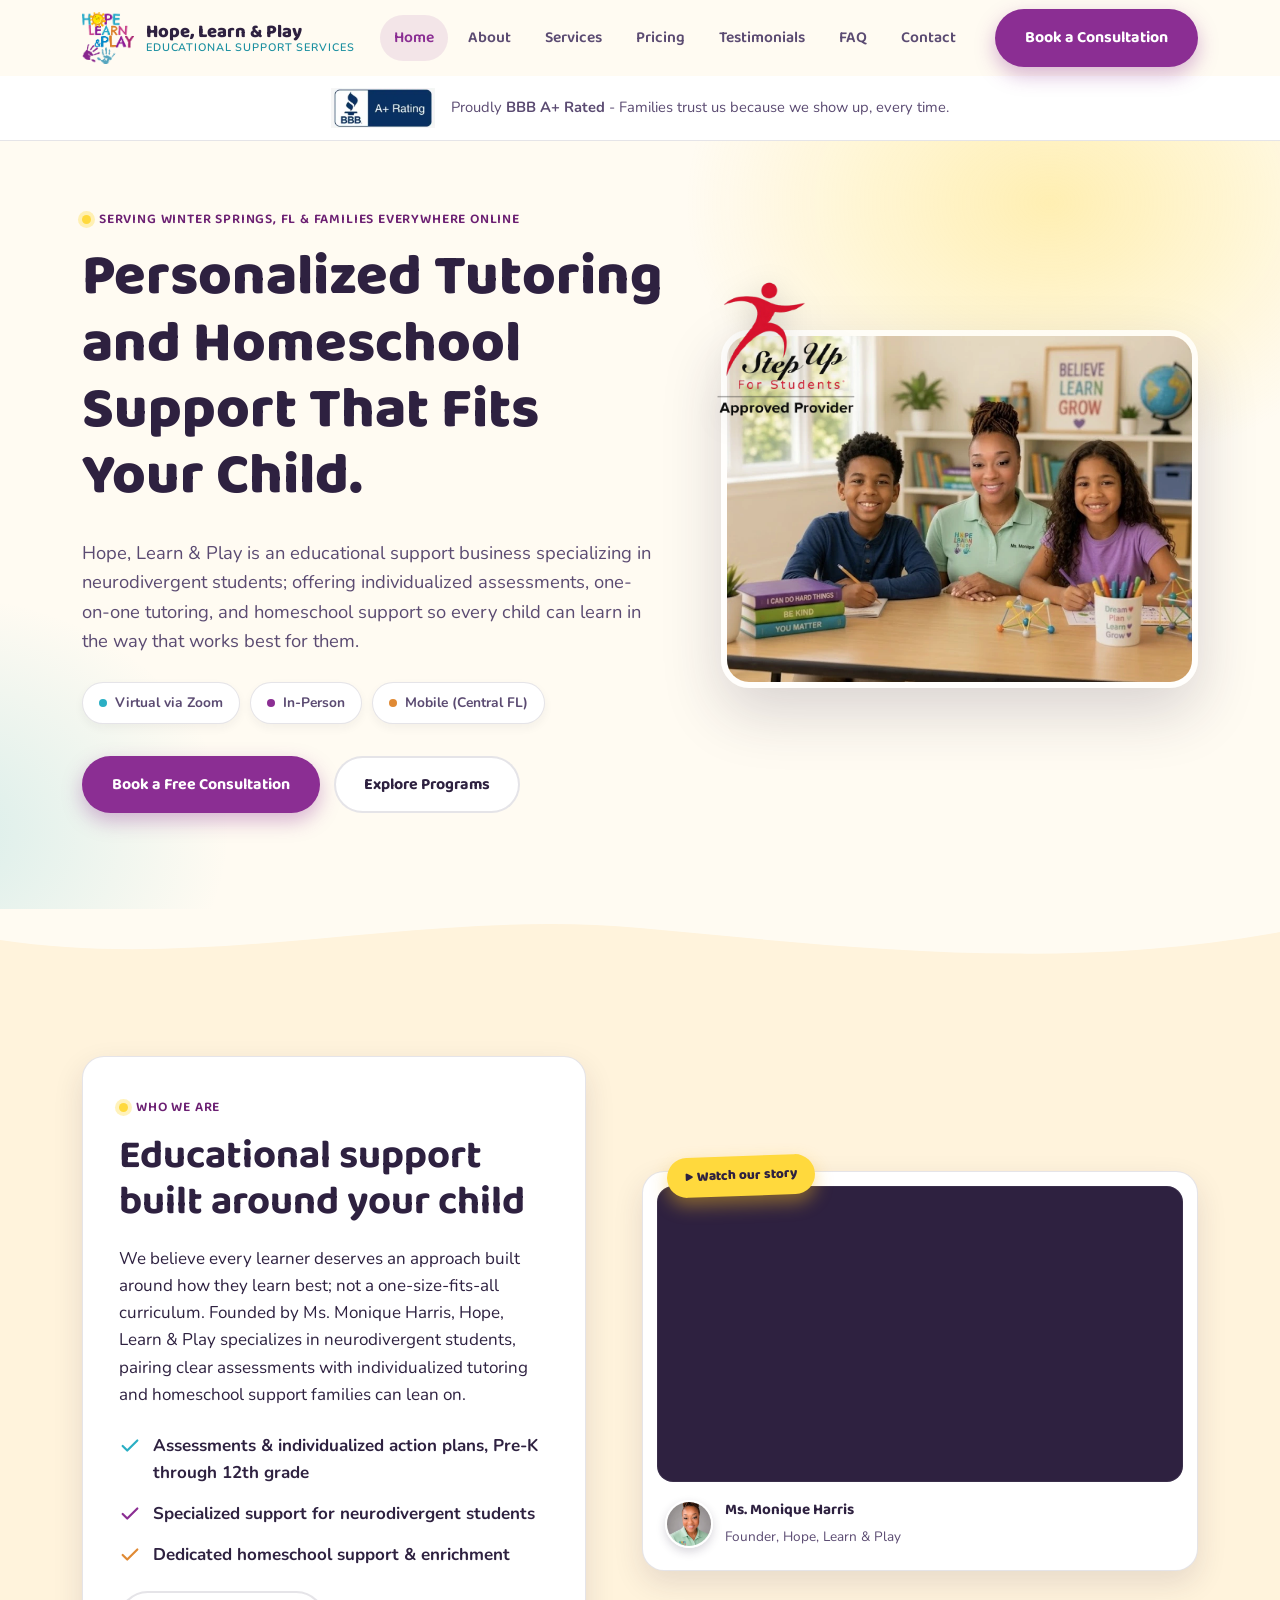
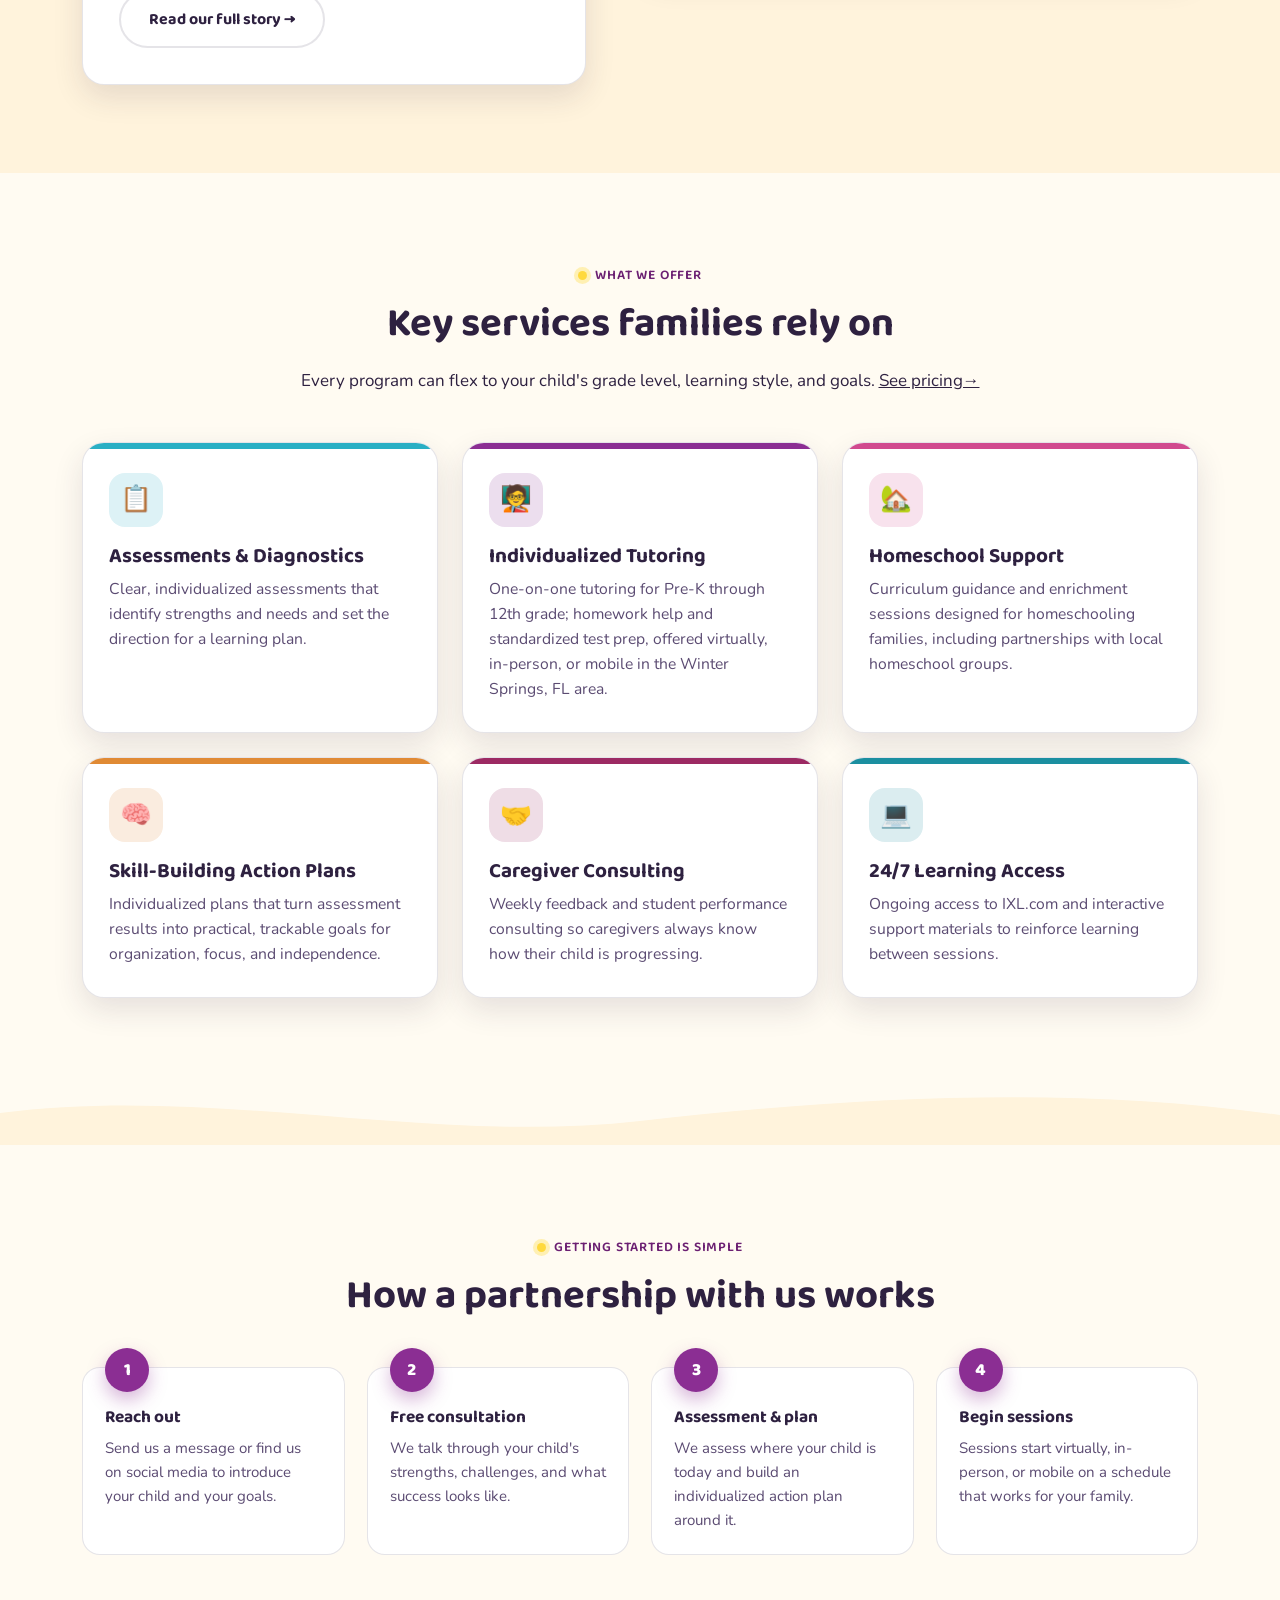
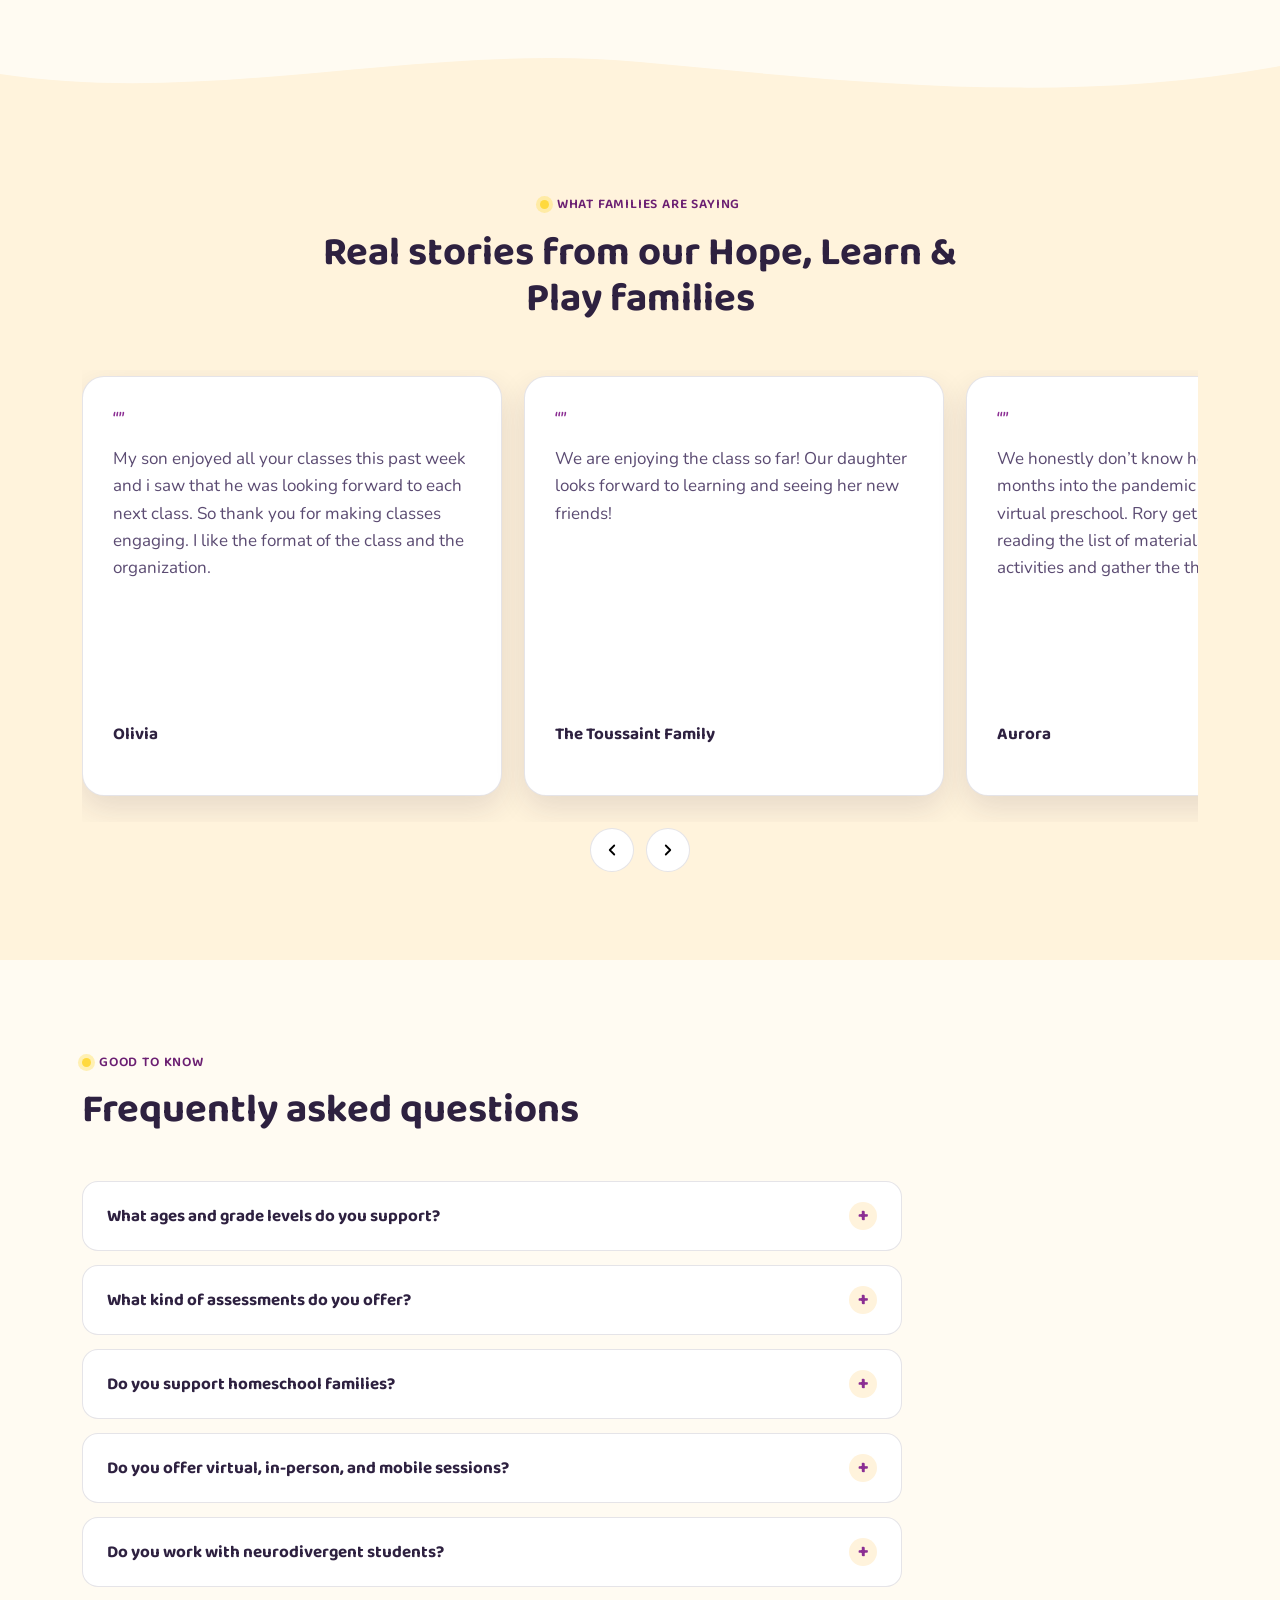
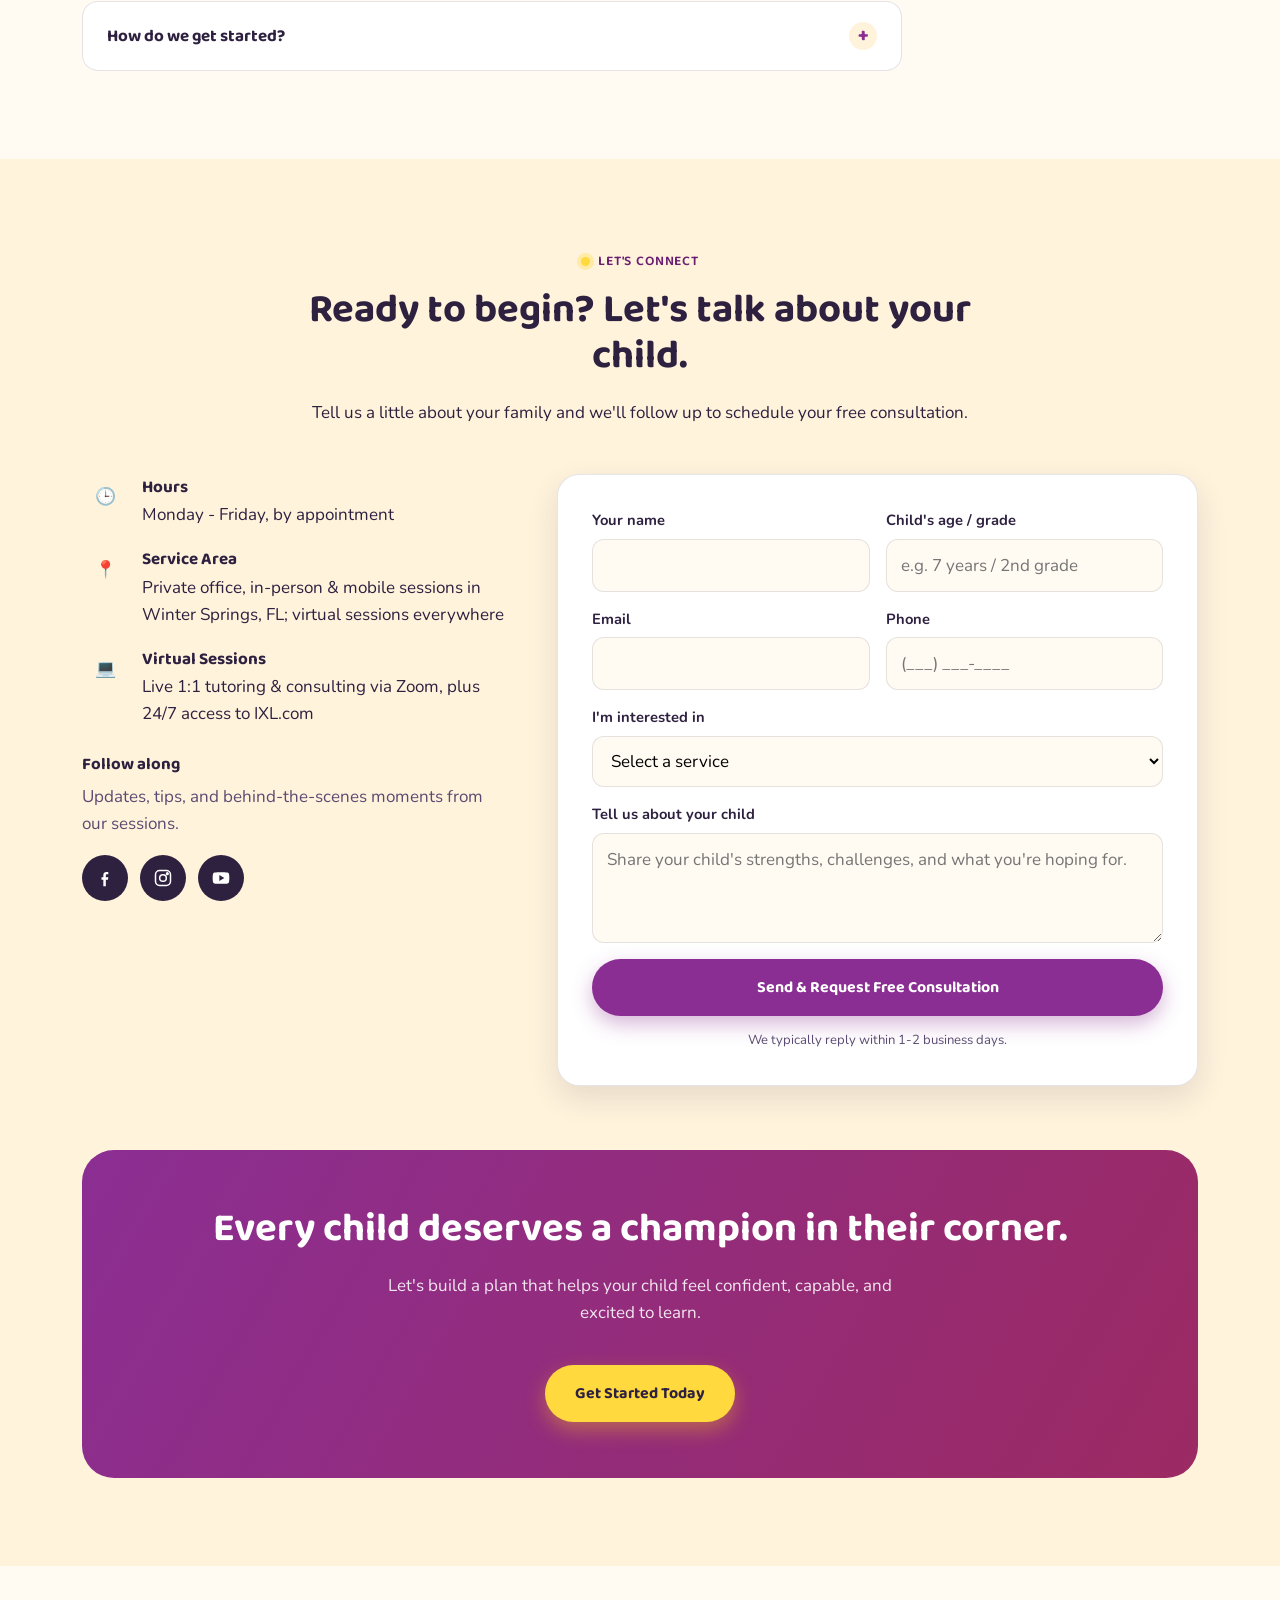
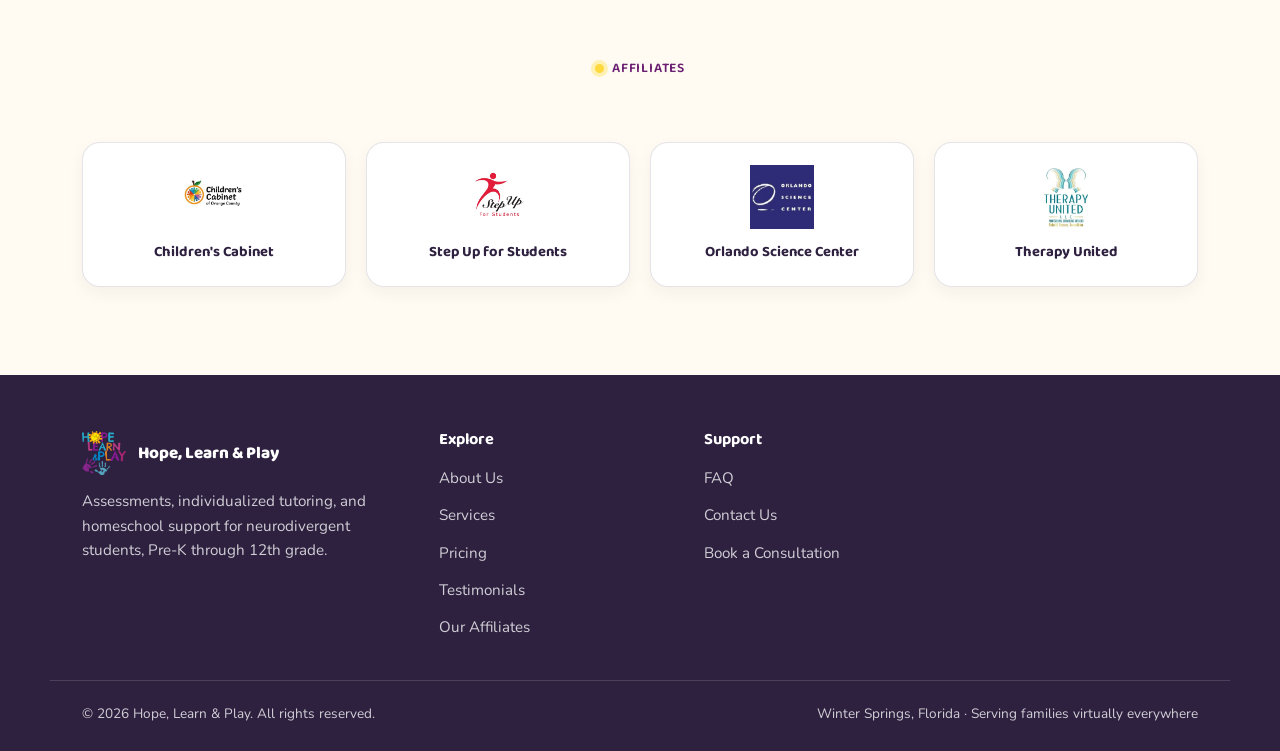
<file: index.html>
<!DOCTYPE html>
<html lang="en">
<head>
<meta charset="UTF-8">
<meta name="viewport" content="width=device-width, initial-scale=1, viewport-fit=cover">
<meta http-equiv="X-UA-Compatible" content="IE=edge">

<!-- ============ PRIMARY SEO ============ -->
<title>Hope, Learn & Play | Private Tutor & Mobile Tutor Winter Springs, FL</title>
<meta name="description" content="Private tutor & mobile tutor serving Winter Springs and Seminole County. Hope, Learn & Play offers ADHD tutoring in Orlando, plus autism, dyslexia, dyscalculia & behavioral issues support, our Step Up Tutoring program, and homeschool support, Pre-K-12. A+ BBB rated.">
<meta name="keywords" content="mobile tutor Winter Springs, mobile tutor Seminole County, mobile tutor Orange County, private tutor Seminole County, private tutor Orange County, Step Up Tutoring, ADHD tutoring Orlando, autism tutoring, dyslexia tutoring, dyscalculia tutoring, behavioral issues, tutoring, homeschool support Winter Springs, educational support services, neurodivergent tutoring Florida, special needs tutoring Florida, learning assessments, executive function coaching, homework help, standardized test prep">
<meta name="robots" content="index, follow">
<meta name="author" content="Hope, Learn & Play">
<link rel="canonical" href="https://www.hopelearnplay.com/">
<meta name="theme-color" content="#2AAFC4">

<!-- ============ OPEN GRAPH / SOCIAL ============ -->
<meta property="og:type" content="website">
<meta property="og:site_name" content="Hope, Learn & Play">
<meta property="og:title" content="Hope, Learn & Play | Private Tutor & Mobile Tutor Winter Springs, FL">
<meta property="og:description" content="Private & mobile tutor serving Winter Springs and Seminole County. ADHD tutoring Orlando, autism, dyslexia, dyscalculia & behavioral issues support, plus homeschool support, Pre-K-12. A+ BBB rated.">
<meta property="og:url" content="https://www.hopelearnplay.com/">
<meta property="og:image" content="assets/logo.png">
<meta property="og:image:width" content="3000">
<meta property="og:image:height" content="3000">
<meta property="og:locale" content="en_US">
<meta name="twitter:card" content="summary_large_image">
<meta name="twitter:title" content="Hope, Learn & Play | Private Tutor & Mobile Tutor Winter Springs, FL">
<meta name="twitter:description" content="Private & mobile tutor serving Winter Springs and Seminole County: ADHD tutoring Orlando, autism, dyslexia, dyscalculia & behavioral issues support, plus homeschool support, Pre-K-12. A+ BBB rated.">
<meta name="twitter:image" content="assets/logo.png">

<!-- ============ ICONS ============ -->
<link rel="icon" type="image/png" sizes="192x192" href="assets/logo.png">
<link rel="apple-touch-icon" href="assets/logo.png">

<!-- ============ FONTS ============ -->
<link rel="preconnect" href="https://fonts.googleapis.com">
<link rel="preconnect" href="https://fonts.gstatic.com" crossorigin>
<link href="https://fonts.googleapis.com/css2?family=Baloo+2:wght@500;600;700;800&family=Nunito:wght@400;600;700;800&display=swap" rel="stylesheet">

<!-- ============ STRUCTURED DATA ============ -->
<script type="application/ld+json">
{
  "@context": "https://schema.org",
  "@type": "EducationalOrganization",
  "name": "Hope, Learn & Play",
  "alternateName": "HLP Educational Support",
  "url": "https://www.hopelearnplay.com/",
  "logo": "https://www.hopelearnplay.com/assets/logo.png",
  "image": "https://www.hopelearnplay.com/assets/logo.png",
  "description": "Private tutor and mobile tutor serving Winter Springs and Seminole County. Educational support business specializing in neurodivergent students - autism, ADHD, dyslexia, dyscalculia, and behavioral issues - offering assessments, individualized tutoring, our Step Up Tutoring program, and homeschool support, pre-K through 12th grade.",
  "knowsAbout": ["ADHD Tutoring", "Autism", "Dyslexia", "Dyscalculia", "Behavioral Issues", "Homeschool Support", "Private Tutoring", "Mobile Tutoring"],
  "areaServed": [
    {
      "@type": "City",
      "name": "Winter Springs, Florida"
    },
    {
      "@type": "AdministrativeArea",
      "name": "Seminole County, Florida"
    },
    {
      "@type": "City",
      "name": "Orlando, Florida"
    }
  ],
  "address": {
    "@type": "PostalAddress",
    "addressLocality": "Winter Springs",
    "addressRegion": "FL",
    "addressCountry": "US"
  },
  "sameAs": [
    "https://www.facebook.com/HopeLearnPlay",
    "https://www.instagram.com/hope.learn.play",
    "https://www.youtube.com/channel/UCucvwJXXGV-acThy6JtjE2A",
    "https://www.bbb.org/us/fl/winter-springs/profile/education/hope-learn-play-llc-0733-90763793"
  ],
  "openingHoursSpecification": {
    "@type": "OpeningHoursSpecification",
    "dayOfWeek": ["Monday","Tuesday","Wednesday","Thursday","Friday"],
    "description": "By appointment"
  }
}
</script>
<script type="application/ld+json">
{
  "@context": "https://schema.org",
  "@type": "FAQPage",
  "mainEntity": [
    {
      "@type": "Question",
      "name": "What ages and grade levels do you support?",
      "acceptedAnswer": { "@type": "Answer", "text": "We work with students from Pre-K through 12th grade, including learning assessments, homework help, and standardized test preparation." }
    },
    {
      "@type": "Question",
      "name": "What kind of assessments do you offer?",
      "acceptedAnswer": { "@type": "Answer", "text": "We offer academic and skill-based assessments and diagnostics used to build an individualized action plan for each learner, with ongoing progress tracking shared with caregivers." }
    },
    {
      "@type": "Question",
      "name": "Do you support homeschool families?",
      "acceptedAnswer": { "@type": "Answer", "text": "Yes. We offer dedicated homeschool support, including curriculum guidance, skill-building plans, and enrichment sessions for homeschooling families." }
    },
    {
      "@type": "Question",
      "name": "Do you offer virtual, in-person, and mobile sessions?",
      "acceptedAnswer": { "@type": "Answer", "text": "Yes. We offer live virtual sessions over Zoom available anywhere, private-office sessions in Winter Springs, Florida, and mobile sessions where we come to you." }
    },
    {
      "@type": "Question",
      "name": "Do you work with neurodivergent students?",
      "acceptedAnswer": { "@type": "Answer", "text": "Yes. Neurodivergent students are our specialty. Our approach blends assessments, individualized tutoring, and homeschool support tailored to each learner." }
    },
    {
      "@type": "Question",
      "name": "Do you tutor students with autism, ADHD, dyslexia, or dyscalculia?",
      "acceptedAnswer": { "@type": "Answer", "text": "Yes. We regularly work with students who have autism, ADHD, dyslexia, dyscalculia, and behavioral issues, including through our Step Up Tutoring program, which builds individualized, trackable goals around each child's learning profile." }
    },
    {
      "@type": "Question",
      "name": "Do you offer a private or mobile tutor in Winter Springs and Seminole County?",
      "acceptedAnswer": { "@type": "Answer", "text": "Yes. We work as a private tutor and mobile tutor throughout Winter Springs, Seminole County, and the greater Orlando area, in addition to our private-office and virtual sessions." }
    },
    {
      "@type": "Question",
      "name": "How do we get started?",
      "acceptedAnswer": { "@type": "Answer", "text": "Reach out through our contact form or social channels to schedule a free introductory conversation about your child's needs." }
    }
  ]
}
</script>

<link rel="stylesheet" href="assets/styles.css">


</head>
<body>

<a href="#main" class="skip-link">Skip to main content</a>

<!-- ============================================================
     HEADER / NAV
============================================================ -->
<header class="site-header" id="siteHeader">
  <div class="container nav-wrap">
    <a href="#home" class="brand" aria-label="Hope, Learn & Play home">
      <img src="assets/logo.png" alt="Hope, Learn & Play logo" width="52" height="52">
      <span class="brand-text">Hope, Learn & Play<span>Educational Support Services</span></span>
    </a>

    <nav class="primary-nav" id="primaryNav" aria-label="Primary">
      <a href="#home">Home</a>
      <a href="about.html">About</a>
      <a href="#services">Services</a>
<!--	<a href="#early-learning">STEAM</a> -->
      <a href="pricing.html">Pricing</a>
      <a href="#testimonials">Testimonials</a>
      <a href="#faq">FAQ</a>
      <a href="#contact">Contact</a>
      <a href="#contact" class="btn btn-secondary nav-cta">Book a Consultation</a>
    </nav>

    <div class="header-actions">
      <a href="#contact" class="btn btn-primary desktop-only">Book a Consultation</a>
      <button class="menu-toggle" id="menuToggle" aria-expanded="false" aria-controls="primaryNav" aria-label="Toggle navigation menu">
        <svg class="icon-open" viewBox="0 0 24 24" fill="none" stroke="currentColor" stroke-width="2.4" stroke-linecap="round"><line x1="3" y1="6" x2="21" y2="6"/><line x1="3" y1="12" x2="21" y2="12"/><line x1="3" y1="18" x2="21" y2="18"/></svg>
        <svg class="icon-close" viewBox="0 0 24 24" fill="none" stroke="currentColor" stroke-width="2.4" stroke-linecap="round"><line x1="5" y1="5" x2="19" y2="19"/><line x1="19" y1="5" x2="5" y2="19"/></svg>
      </button>
    </div>
  </div>
</header>

<!-- ============================================================
     TRUST BAR (BBB)
============================================================ -->
<div class="trust-bar">
  <div class="container trust-bar-inner">
    <a href="https://www.bbb.org/us/fl/winter-springs/profile/education/hope-learn-play-llc-0733-90763793#bbbseal" target="_blank" rel="noopener" class="bbb-link" aria-label="View our A+ Better Business Bureau rating (opens in a new tab)">
      <img src="assets/bbb.webp" alt="Better Business Bureau A+ Rating" width="120" height="46">
    </a>
    <p>Proudly <strong>BBB A+ Rated</strong> - Families trust us because we show up, every time.</p>
  </div>
</div>

<main id="main">

  <!-- ============================================================
       HERO
  ============================================================ -->
  <section class="hero" id="home">
    <div class="container hero-grid">
      <div class="hero-copy">
        <p class="eyebrow">Serving Winter Springs, FL & families everywhere online</p>
        <h1>Personalized Tutoring and Homeschool Support That Fits Your Child.</h1>
        <p class="lead">Hope, Learn & Play is an educational support business specializing in neurodivergent students; offering individualized assessments, one-on-one tutoring, and homeschool support so every child can learn in the way that works best for them.</p>

        <div class="pill-row" aria-label="Available session formats">
          <span class="pill"><span class="dot accent-teal"></span>Virtual via Zoom</span>
          <span class="pill"><span class="dot accent-purple"></span>In-Person</span>
          <span class="pill"><span class="dot accent-orange"></span>Mobile (Central FL)</span>
        </div>

        <div class="hero-cta-row">
          <a href="#contact" class="btn btn-primary">Book a Free Consultation</a>
          <a href="#services" class="btn btn-secondary">Explore Programs</a>
        </div>
      </div>

      <div class="hero-art reveal">
    <img
        src="assets/classroom.webp"
        alt="Ms. Monique with students"
        class="hero-photo">
    <img
        src="assets/step-up-approved.png"
        alt="Step Up For Students Approved Provider"
        class="hero-badge">
</div>

    </div>
  </section>

  <svg class="divider" viewBox="0 0 1440 60" preserveAspectRatio="none" aria-hidden="true"><path d="M0,32 C240,64 480,0 720,20 C960,40 1200,64 1440,24 L1440,60 L0,60 Z" fill="#FFF3DC"/></svg>

  <!-- ============================================================
       ABOUT
  ============================================================ -->
  <section class="section section--alt" id="about">
    <div class="container about-grid">
      <div class="about-art reveal">
        <p class="eyebrow">Who we are</p>
        <h2>Educational support built around your child</h2>
        <p>We believe every learner deserves an approach built around how they learn best; not a one-size-fits-all curriculum. Founded by Ms. Monique Harris, Hope, Learn & Play specializes in neurodivergent students, pairing clear assessments with individualized tutoring and homeschool support families can lean on.</p>
        <ul class="value-list">
          <li><svg width="22" height="22" viewBox="0 0 24 24" fill="none" stroke="#2AAFC4" stroke-width="2.4" stroke-linecap="round" stroke-linejoin="round"><path d="M20 6 9 17l-5-5"/></svg> Assessments & individualized action plans, Pre-K through 12th grade</li>
          <li><svg width="22" height="22" viewBox="0 0 24 24" fill="none" stroke="#8B2E93" stroke-width="2.4" stroke-linecap="round" stroke-linejoin="round"><path d="M20 6 9 17l-5-5"/></svg> Specialized support for neurodivergent students</li>
          <li><svg width="22" height="22" viewBox="0 0 24 24" fill="none" stroke="#E08A34" stroke-width="2.4" stroke-linecap="round" stroke-linejoin="round"><path d="M20 6 9 17l-5-5"/></svg> Dedicated homeschool support & enrichment</li>
        </ul>
        <div class="team-row">
          <a href="about.html" class="btn btn-secondary">Read our full story &rarr;</a>
        </div>
      </div>

      <div class="reveal">
        <div class="video-card">
          <span class="video-badge">&#9654; Watch our story</span>
          <div class="video-frame">
            <iframe
              src="https://www.youtube.com/embed/Mqvn1uYfb4w?autoplay=1&mute=1"
              title="YouTube video player"
              frameborder="0"
              allow="accelerometer; autoplay; clipboard-write; encrypted-media; gyroscope; picture-in-picture; web-share"
              allowfullscreen>
            </iframe>
          </div>
          <div class="video-caption">
            <img src="assets/hero.webp" alt="Ms. Monique Harris, founder of Hope, Learn & Play">
            <div>
              <strong>Ms. Monique Harris</strong>
              <span>Founder, Hope, Learn & Play</span>
            </div>
          </div>
        </div>
      </div>
    </div>
  </section>

  <!-- ============================================================
       SERVICES
  ============================================================ -->
  <section class="section" id="services">
    <div class="container">
      <div class="section-head center reveal">
        <p class="eyebrow">What we offer</p>
        <h2>Key services families rely on</h2>
        <p>Every program can flex to your child's grade level, learning style, and goals. <a href="pricing.html">See pricing&rarr;</a></p>
      </div>

      <div class="services-grid">
        <article class="service-card accent-teal reveal">
          <div class="service-icon">📋</div>
          <h3>Assessments & Diagnostics</h3>
          <p>Clear, individualized assessments that identify strengths and needs and set the direction for a learning plan.</p>
        </article>

        <article class="service-card accent-purple reveal">
          <div class="service-icon">🧑‍🏫</div>
          <h3>Individualized Tutoring</h3>
          <p>One-on-one tutoring for Pre-K through 12th grade; homework help and standardized test prep, offered virtually, in-person, or mobile in the Winter Springs, FL area.</p>
        </article>

        <article class="service-card accent-pink reveal">
          <div class="service-icon">🏡</div>
          <h3>Homeschool Support</h3>
          <p>Curriculum guidance and enrichment sessions designed for homeschooling families, including partnerships with local homeschool groups.</p>
        </article>

        <article class="service-card accent-orange reveal">
          <div class="service-icon">🧠</div>
          <h3>Skill-Building Action Plans</h3>
          <p>Individualized plans that turn assessment results into practical, trackable goals for organization, focus, and independence.</p>
        </article>

        <article class="service-card accent-wine reveal">
          <div class="service-icon">🤝</div>
          <h3>Caregiver Consulting</h3>
          <p>Weekly feedback and student performance consulting so caregivers always know how their child is progressing.</p>
        </article>

        <article class="service-card accent-teal-dark reveal">
          <div class="service-icon">💻</div>
          <h3>24/7 Learning Access</h3>
          <p>Ongoing access to IXL.com and interactive support materials to reinforce learning between sessions.</p>
        </article>
      </div>
    </div>
  </section>

  <svg class="divider" viewBox="0 0 1440 60" preserveAspectRatio="none" aria-hidden="true"><path d="M0,28 C240,0 480,60 720,36 C960,12 1200,0 1440,30 L1440,60 L0,60 Z" fill="#FFF3DC"/></svg>
  


<!-- ============================================================
       EARLY LEARNING / STEAM
  ============================================================ 
  <section class="section section--alt" id="early-learning">
    <div class="container">
      <div class="section-head center reveal">
        <p class="eyebrow">STEAM curriculum</p>
        <h2>Early learning that feels like play</h2>
        <p>Our Pre-K & early elementary sessions weave Science, Technology, Engineering, Art, and Math into playful, hands-on discovery.</p>
      </div>

      <div class="steam-grid">
        <div class="steam-card reveal">
          <div class="letter accent-pink">A</div>
          <p>Art projects that inspire imagination and self-expression</p>
        </div>
        <div class="steam-card reveal">
          <div class="letter accent-teal">M</div>
          <p>Math games that introduce patterns, counting, and reasoning</p>
        </div>
        <div class="steam-card reveal">
          <div class="letter accent-orange">S</div>
          <p>Science experiments that promote observation and curiosity</p>
        </div>
        <div class="steam-card reveal">
          <div class="letter accent-purple">L</div>
          <p>Storytime and music to build language and communication skills</p>
        </div>
        <div class="steam-card reveal">
          <div class="letter accent-wine">T+E</div>
          <p>Technology and engineering challenges using everyday materials</p>
        </div>
      </div>
    </div>
  </section>

  ============================================================ -->



  <!-- ============================================================
       HOW IT WORKS
  ============================================================ -->
  <section class="section" id="how-it-works">
    <div class="container">
      <div class="section-head center reveal">
        <p class="eyebrow">Getting started is simple</p>
        <h2>How a partnership with us works</h2>
      </div>
      <ol class="steps">
        <li class="step reveal">
          <h3>Reach out</h3>
          <p>Send us a message or find us on social media to introduce your child and your goals.</p>
        </li>
        <li class="step reveal">
          <h3>Free consultation</h3>
          <p>We talk through your child's strengths, challenges, and what success looks like.</p>
        </li>
        <li class="step reveal">
          <h3>Assessment & plan</h3>
          <p>We assess where your child is today and build an individualized action plan around it.</p>
        </li>
        <li class="step reveal">
          <h3>Begin sessions</h3>
          <p>Sessions start virtually, in-person, or mobile on a schedule that works for your family.</p>
        </li>
      </ol>
    </div>
  </section>

  <svg class="divider" viewBox="0 0 1440 60" preserveAspectRatio="none" aria-hidden="true"><path d="M0,32 C240,64 480,0 720,20 C960,40 1200,64 1440,24 L1440,60 L0,60 Z" fill="#FFF3DC"/></svg>

  <!-- ============================================================
       TESTIMONIALS
  ============================================================ -->
  <section class="section section--alt" id="testimonials">
    <div class="container">
      <div class="section-head center reveal">
        <p class="eyebrow">What families are saying</p>
        <h2>Real stories from our Hope, Learn & Play families</h2>
      </div>

      <div class="testi-wrap reveal">
        <div class="testi-track" id="testiTrack" tabindex="0" aria-label="Family testimonials, scrollable">
          <article class="testi-card">
            <div class="testi-quote">&ldquo;&rdquo;</div>
            <p class="text">My son enjoyed all your classes this past week and i saw that he was looking forward to each next class. So thank you for making classes engaging. I like the format of the class and the organization.</p>
            <p class="testi-name">Olivia</p>
          </article>
          <article class="testi-card">
            <div class="testi-quote">&ldquo;&rdquo;</div>
            <p class="text">We are enjoying the class so far! Our daughter looks forward to learning and seeing her new friends!</p>
            <p class="testi-name">The Toussaint Family</p>
          </article>
          <article class="testi-card">
            <div class="testi-quote">&ldquo;&rdquo;</div>
            <p class="text">We honestly don’t know how we made it 9 months into the pandemic without you and our virtual preschool. Rory gets so excited about reading the list of materials for the STEM activities and gather the things together.</p>
            <p class="testi-name">Aurora</p>
          </article>
          <article class="testi-card">
            <div class="testi-quote">&ldquo;&rdquo;</div>
            <p class="text">Yes! I love the way my son is absorbing the material through so many ways; hands-on, music, and verbal. He really is taking in a lot and retaining it 😁</p>
            <p class="testi-name">Marsha</p>
          </article>
          <article class="testi-card">
            <div class="testi-quote">&ldquo;&rdquo;</div>
            <p class="text">Monique has tutored and cared for my children Collin and Garrett since they were 3 & 5 years old. As parents, we are faced with the decision of finding someone with a passion to educate and give our children the care they deserve.  I am thankful that Ms. Monique has gone above and beyond for my boys.  She has helped them explore their creativity with art, music and develop social skills.</p>
            <p class="testi-name">Ms. Laurie, Garrett & Collin</p>
          </article>
        </div>
        </div>
        <div class="testi-controls">
          <button type="button" id="testiPrev" aria-label="Previous testimonial">
            <svg width="18" height="18" viewBox="0 0 24 24" fill="none" stroke="currentColor" stroke-width="2.4" stroke-linecap="round" stroke-linejoin="round"><path d="M15 18l-6-6 6-6"/></svg>
          </button>
          <button type="button" id="testiNext" aria-label="Next testimonial">
            <svg width="18" height="18" viewBox="0 0 24 24" fill="none" stroke="currentColor" stroke-width="2.4" stroke-linecap="round" stroke-linejoin="round"><path d="M9 18l6-6-6-6"/></svg>
          </button>
        </div>
      </div>
  </section>

  <!-- ============================================================
       FAQ
  ============================================================ -->
  <section class="section" id="faq">
    <div class="container">
      <div class="section-head reveal">
        <p class="eyebrow">Good to know</p>
        <h2>Frequently asked questions</h2>
      </div>

      <div class="faq-list reveal">
        <details class="faq-item" name="faq">
          <summary>What ages and grade levels do you support? <span class="plus">+</span></summary>
          <div class="faq-body"><p>We work with students from Pre-K through 12th grade, including learning assessments, homework help, and standardized test preparation.</p></div>
        </details>
        <details class="faq-item" name="faq">
          <summary>What kind of assessments do you offer? <span class="plus">+</span></summary>
          <div class="faq-body"><p>We offer academic and skill-based assessments and diagnostics used to build an individualized action plan for each learner, with ongoing progress tracking shared with caregivers.</p></div>
        </details>
        <details class="faq-item" name="faq">
          <summary>Do you support homeschool families? <span class="plus">+</span></summary>
          <div class="faq-body"><p>Yes. We offer dedicated homeschool support, including curriculum guidance, skill-building plans, and enrichment sessions, and we partner with homeschool groups like Williams Academy of Excellence.</p></div>
        </details>
        <details class="faq-item" name="faq">
          <summary>Do you offer virtual, in-person, and mobile sessions? <span class="plus">+</span></summary>
          <div class="faq-body"><p>Yes. We offer live virtual sessions over Zoom available anywhere, private-office sessions in Winter Springs, Florida, and mobile sessions where we come to you.</p></div>
        </details>
        <details class="faq-item" name="faq">
          <summary>Do you work with neurodivergent students? <span class="plus">+</span></summary>
          <div class="faq-body"><p>Yes. Neurodivergent students are our specialty; our approach blends assessments, individualized tutoring, and homeschool support tailored to each learner.</p></div>
        </details>
        <details class="faq-item" name="faq">
          <summary>How do we get started? <span class="plus">+</span></summary>
          <div class="faq-body"><p>Reach out through our contact form below or through our social channels to schedule a free introductory conversation about your child's needs.</p></div>
        </details>
      </div>
    </div>
  </section>

  <!-- ============================================================
       CONTACT
  ============================================================ -->
  <section class="section section--alt" id="contact">
    <div class="container">
      <div class="section-head center reveal">
        <p class="eyebrow">Let's connect</p>
        <h2>Ready to begin? Let's talk about your child.</h2>
        <p>Tell us a little about your family and we'll follow up to schedule your free consultation.</p>
      </div>

      <div class="contact-grid">
        <div class="reveal">
          <ul class="contact-info-list">
            <li>
              <span class="ico" aria-hidden="true">🕒</span>
              <div><strong>Hours</strong> Monday - Friday, by appointment</div>
            </li>
            <li>
              <span class="ico" aria-hidden="true">📍</span>
              <div><strong>Service Area</strong> Private office, in-person & mobile sessions in Winter Springs, FL; virtual sessions everywhere</div>
            </li>
            <li>
              <span class="ico" aria-hidden="true">💻</span>
              <div><strong>Virtual Sessions</strong> Live 1:1 tutoring & consulting via Zoom, plus 24/7 access to IXL.com</div>
            </li>
          </ul>

          <h3 class="social-title">Follow along</h3>
          <p class="social-text">Updates, tips, and behind-the-scenes moments from our sessions.</p>
          <div class="social-row">
            <a href="https://www.facebook.com/HopeLearnPlay" target="_blank" rel="noopener" aria-label="Hope, Learn & Play on Facebook">
              <svg width="20" height="20" viewBox="0 0 24 24" fill="currentColor"><path d="M13 22v-8h2.6l.4-3H13V9c0-.9.2-1.5 1.6-1.5H16V5c-.3 0-1.2-.1-2.3-.1-2.3 0-3.7 1.4-3.7 3.9V11H7.8v3H10v8h3z"/></svg>
            </a>
            <a href="https://www.instagram.com/hope.learn.play" target="_blank" rel="noopener" aria-label="Hope, Learn & Play on Instagram">
              <svg width="20" height="20" viewBox="0 0 24 24" fill="none" stroke="currentColor" stroke-width="1.8"><rect x="3" y="3" width="18" height="18" rx="5"/><circle cx="12" cy="12" r="4"/><circle cx="17.2" cy="6.8" r="1"/></svg>
            </a>
            <a href="https://www.youtube.com/channel/UCucvwJXXGV-acThy6JtjE2A" target="_blank" rel="noopener" aria-label="Hope, Learn & Play on YouTube">
              <svg width="20" height="20" viewBox="0 0 24 24" fill="currentColor"><path d="M22 12s0-3.2-.4-4.7c-.2-.9-.9-1.6-1.8-1.8C18.2 5 12 5 12 5s-6.2 0-7.8.5c-.9.2-1.6.9-1.8 1.8C2 8.8 2 12 2 12s0 3.2.4 4.7c.2.9.9 1.6 1.8 1.8C5.8 19 12 19 12 19s6.2 0 7.8-.5c.9-.2 1.6-.9 1.8-1.8.4-1.5.4-4.7.4-4.7zM10 15.5v-7l6 3.5-6 3.5z"/></svg>
            </a>
          </div>
        </div>

        <form class="contact-card reveal" id="contactForm" action="https://formspree.io/f/myegzral" method="POST" novalidate>
          <div class="form-row">
            <div class="field">
              <label for="parentName">Your name</label>
              <input type="text" id="parentName" name="parentName" autocomplete="name" required>
            </div>
            <div class="field">
              <label for="childAge">Child's age / grade</label>
              <input type="text" id="childAge" name="childAge" placeholder="e.g. 7 years / 2nd grade" required>
            </div>
          </div>
          <div class="form-row">
            <div class="field">
              <label for="email">Email</label>
              <input type="email" id="email" name="email" autocomplete="email" required>
            </div>
            <div class="field">
              <label for="phone">Phone</label>
              <input type="tel" id="phone" name="phone" autocomplete="tel" placeholder="(___) ___-____">
            </div>
          </div>
          <div class="field">
            <label for="serviceInterest">I'm interested in</label>
            <select id="serviceInterest" name="serviceInterest" required>
              <option value="" disabled selected>Select a service</option>
              <option>Assessments & Diagnostics</option>
              <option>Individualized Tutoring</option>
              <option>Homeschool Support</option>
              <option>Skill-Building Action Plans</option>
              <option>Caregiver Consulting</option>
              <option>Not sure yet</option>
            </select>
          </div>
          <div class="field">
            <label for="message">Tell us about your child</label>
            <textarea id="message" name="message" placeholder="Share your child's strengths, challenges, and what you're hoping for."></textarea>
          </div>
          <button type="submit" class="btn btn-primary btn-block">Send & Request Free Consultation</button>
          <p class="form-note">We typically reply within 1-2 business days.</p>
        </form>
      </div>

      <div class="cta-band cta-band--spaced reveal">
        <h2>Every child deserves a champion in their corner.</h2>
        <p>Let's build a plan that helps your child feel confident, capable, and excited to learn.</p>
        <a href="#contact" onclick="document.getElementById('parentName').focus()" class="btn btn-sun">Get Started Today</a>
      </div>
    </div>
  </section>

  <!-- ============================================================
       BUSINESSES WE SUPPORT
  ============================================================ -->
  <section class="section" id="partners">
    <div class="container">
      <div class="section-head center reveal">
        <p class="eyebrow">Affiliates</p>
      </div>
      <div class="partners-grid reveal">
        <a class="partner-card" href="https://www.orangecountychildren.com/" target="_blank" rel="noopener">
          <img src="assets/ccoc.webp" alt="Children's Cabinet of Orange County">
          <span>Children's Cabinet</span>
        </a>
		
        <a class="partner-card" href="https://www.stepupforstudents.org/" target="_blank" rel="noopener">
          <img src="assets/stepup.webp" alt="Step Up for Students">
          <span>Step Up for Students</span>
        </a>

        <a class="partner-card" href="https://www.osc.org/" target="_blank" rel="noopener">
          <img src="assets/sciencecenter.webp" alt="Orlando Science Center">
          <span>Orlando Science Center</span>
        </a>
     
        <a class="partner-card" href="https://www.therapyunited.org/" target="_blank" rel="noopener">
          <img src="assets/therapyunited.webp" alt="Therapy United">
          <span>Therapy United</span>
        </a>
        </div>
    </div>
  </section>

</main>

<!-- ============================================================
     CONFIRMATION DIALOG
============================================================ -->
<dialog id="confirmDialog">
  <div class="dialog-inner">
    <img src="assets/logo.png" alt="" class="sun-mini" aria-hidden="true">
    <h3>Thanks for reaching out!</h3>
    <p>We've received your message and will follow up soon to schedule your free consultation.</p>
    <button type="button" class="btn btn-primary btn-block" id="closeDialog">Close</button>
  </div>
</dialog>

<!-- ============================================================
     FOOTER
============================================================ -->
<footer class="site-footer">
  <div class="container footer-grid">
    <div>
      <div class="footer-brand">
        <img src="assets/logo.png" alt="Hope, Learn & Play logo">
        <span>Hope, Learn & Play</span>
      </div>
      <p class="footer-blurb">Assessments, individualized tutoring, and homeschool support for neurodivergent students, Pre-K through 12th grade.</p>
    </div>
    <div>
      <h4>Explore</h4>
      <ul>
        <li><a href="about.html">About Us</a></li>
        <li><a href="#services">Services</a></li>
        <li><a href="pricing.html">Pricing</a></li>
        <li><a href="#testimonials">Testimonials</a></li>
        <li><a href="#partners">Our Affiliates</a></li>
      </ul>
    </div>
    <div>
      <h4>Support</h4>
      <ul>
        <li><a href="#faq">FAQ</a></li>
        <li><a href="#contact">Contact Us</a></li>
        <li><a href="#contact">Book a Consultation</a></li>
      </ul>
    </div>
	
	<!--
    <div>
      <h4>Legal</h4>
      <ul>
        <li><a href="#">Privacy Policy</a></li>
        <li><a href="#">Terms of Service</a></li>
        <li><a href="#">Do Not Sell My Personal Information</a></li>
      </ul>
    </div>
	  -->
  </div>

  
  <div class="container footer-bottom">
    <span>&copy; <span id="year"></span> Hope, Learn & Play. All rights reserved.</span>
    <span>Winter Springs, Florida &middot; Serving families virtually everywhere</span>
  </div>
</footer>

<button id="backToTop" aria-label="Back to top">
  <svg width="20" height="20" viewBox="0 0 24 24" fill="none" stroke="#2E2140" stroke-width="2.6" stroke-linecap="round" stroke-linejoin="round"><path d="M12 19V5M5 12l7-7 7 7"/></svg>
</button>

<script src="assets/site.js"></script>
<script>
(function(){
  "use strict";
  var reduceMotion = window.matchMedia('(prefers-reduced-motion: reduce)').matches;

  
    /* ---------- Testimonial carousel controls ---------- */
  var track = document.getElementById('testiTrack');
  var prevBtn = document.getElementById('testiPrev');
  var nextBtn = document.getElementById('testiNext');

  if(track && prevBtn && nextBtn){
    var cards = Array.prototype.slice.call(track.querySelectorAll('.testi-card'));

    function getCurrentIndex(){
      var trackRect = track.getBoundingClientRect();
      var current = 0;
      var minDist = Infinity;
      cards.forEach(function(card, i){
        var dist = Math.abs(card.getBoundingClientRect().left - trackRect.left);
        if(dist < minDist){ minDist = dist; current = i; }
      });
      return current;
    }

    function updateButtonStates(){
      var maxScroll = track.scrollWidth - track.clientWidth;
      var atStart = track.scrollLeft <= 1;
      var atEnd = track.scrollLeft >= maxScroll - 1;
      prevBtn.disabled = atStart;
      nextBtn.disabled = atEnd;
      prevBtn.setAttribute('aria-disabled', atStart ? 'true' : 'false');
      nextBtn.setAttribute('aria-disabled', atEnd ? 'true' : 'false');
    }

    function scrollToCard(dir){
      if(!cards.length) return;
      var current = getCurrentIndex();
      var target = Math.min(cards.length - 1, Math.max(0, current + dir));
      var targetCard = cards[target];
      var trackRect = track.getBoundingClientRect();
      var cardRect = targetCard.getBoundingClientRect();
      var delta = cardRect.left - trackRect.left;
      track.scrollBy({left: delta, behavior: reduceMotion ? 'auto' : 'smooth'});
    }

    prevBtn.addEventListener('click', function(){ scrollToCard(-1); });
    nextBtn.addEventListener('click', function(){ scrollToCard(1); });
    track.addEventListener('scroll', updateButtonStates, {passive:true});
    window.addEventListener('resize', updateButtonStates);
    updateButtonStates();
  }
  
  /* ---------- FAQ: only one open at a time ---------- */
  var faqItems = document.querySelectorAll('.faq-item');
  faqItems.forEach(function(item){
    item.addEventListener('toggle', function(){
      if(item.open){
        faqItems.forEach(function(other){
          if(other !== item) other.removeAttribute('open');
        });
      }
    });
  });
 
  /* ---------- Contact form -> AJAX submit -> confirmation dialog ---------- */
  var form = document.getElementById('contactForm');
  var dialog = document.getElementById('confirmDialog');
  var closeDialogBtn = document.getElementById('closeDialog');
 
  if(form){
    form.addEventListener('submit', function(e){
      e.preventDefault();
 
      if(!form.checkValidity()){
        form.reportValidity();
        return;
      }
 
      var submitBtn = form.querySelector('button[type="submit"]');
      var originalText = submitBtn ? submitBtn.textContent : '';
      if(submitBtn){
        submitBtn.disabled = true;
        submitBtn.textContent = 'Sending…';
      }
 
      var data = new FormData(form);
 
      fetch(form.action, {
        method: 'POST',
        body: data,
        headers: { 'Accept': 'application/json' }
      })
      .then(function(response){
        if(response.ok){
          if(dialog && typeof dialog.showModal === 'function'){
            dialog.showModal();
          } else {
            alert('Thanks for reaching out! We will follow up soon.');
          }
          form.reset();
        } else {
          return response.json().then(function(resData){
            var msg = (resData && resData.errors)
              ? resData.errors.map(function(err){ return err.message; }).join(', ')
              : 'Oops! There was a problem submitting your form.';
            alert(msg);
          });
        }
      })
      .catch(function(){
        alert('Oops! There was a problem submitting your form. Please check your connection and try again.');
      })
      .finally(function(){
        if(submitBtn){
          submitBtn.disabled = false;
          submitBtn.textContent = originalText;
        }
      });
    });
  }
 
  if(dialog && closeDialogBtn){
    closeDialogBtn.addEventListener('click', function(){ dialog.close(); });
    dialog.addEventListener('click', function(e){
      var rect = dialog.getBoundingClientRect();
      var inside = e.clientX >= rect.left && e.clientX <= rect.right && e.clientY >= rect.top && e.clientY <= rect.bottom;
      if(!inside) dialog.close();
    });
  }
})();
 


</script>
</body>
</html>
</file>
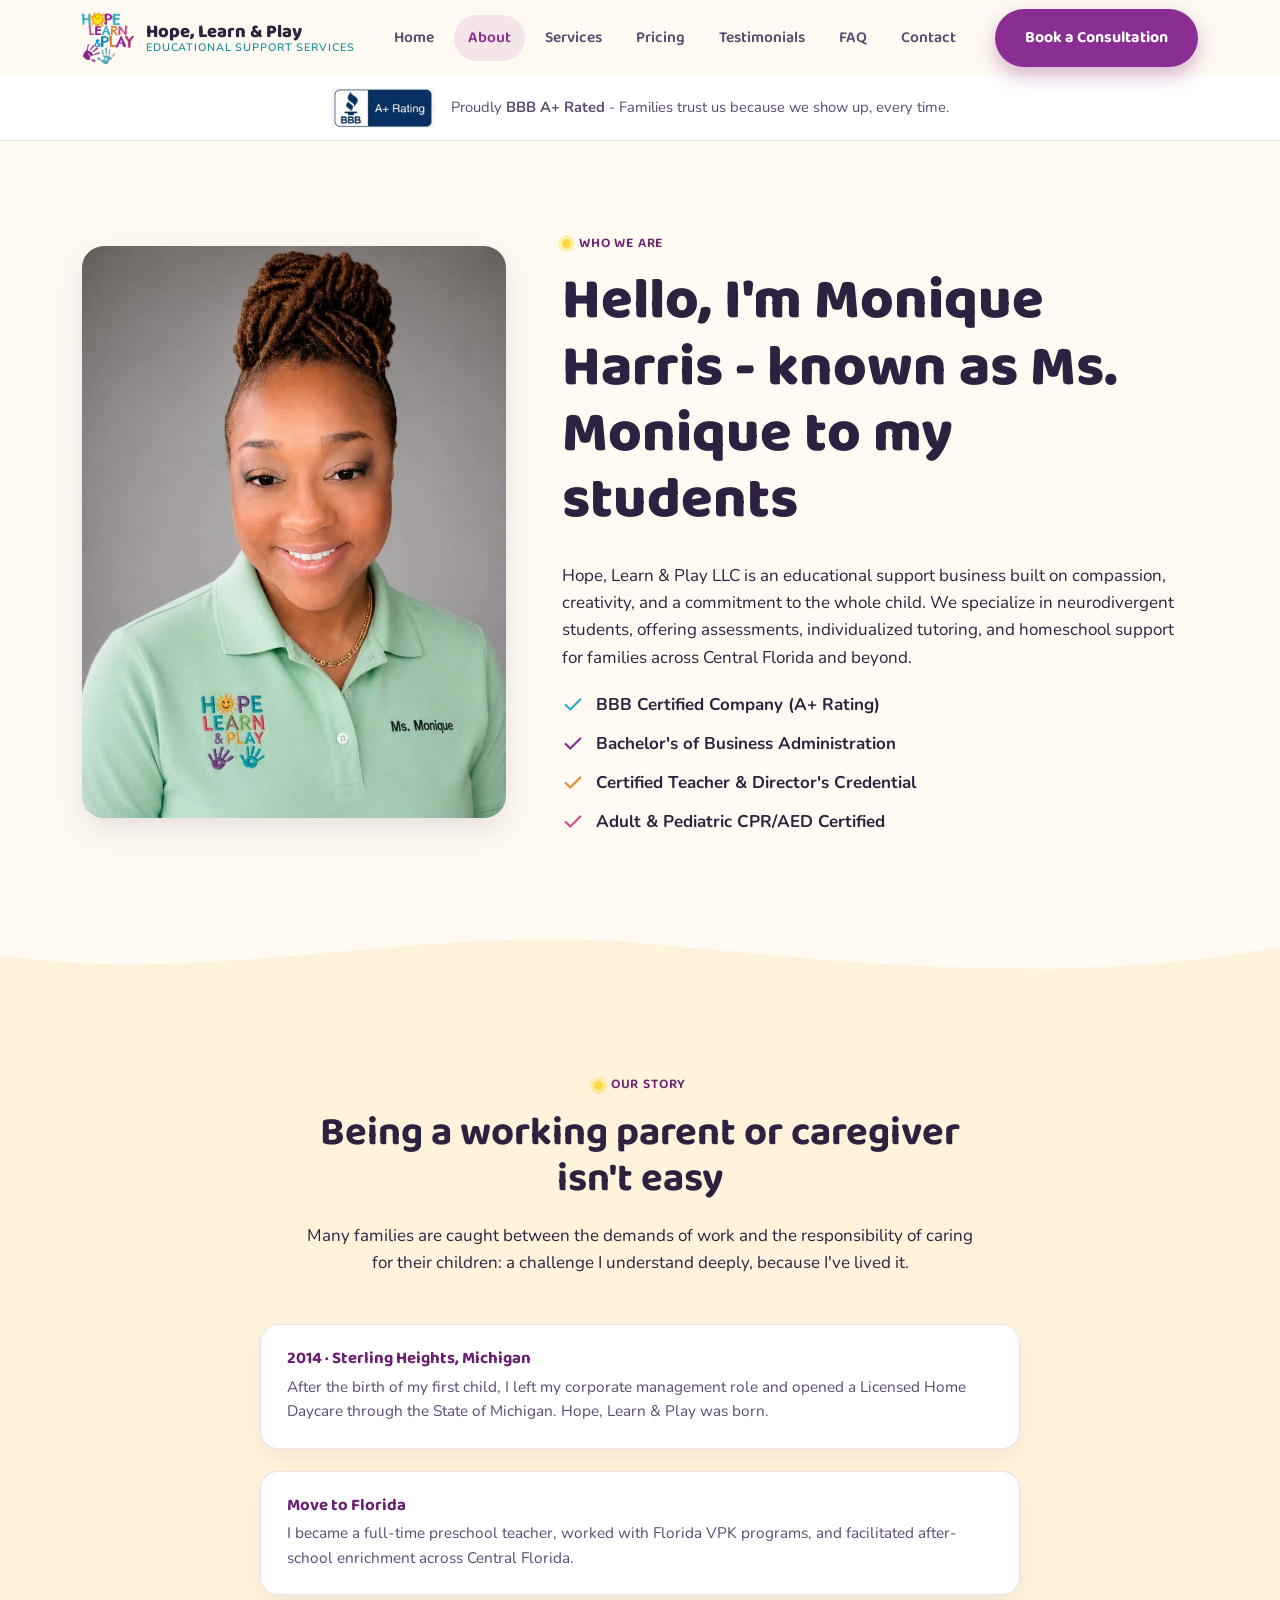
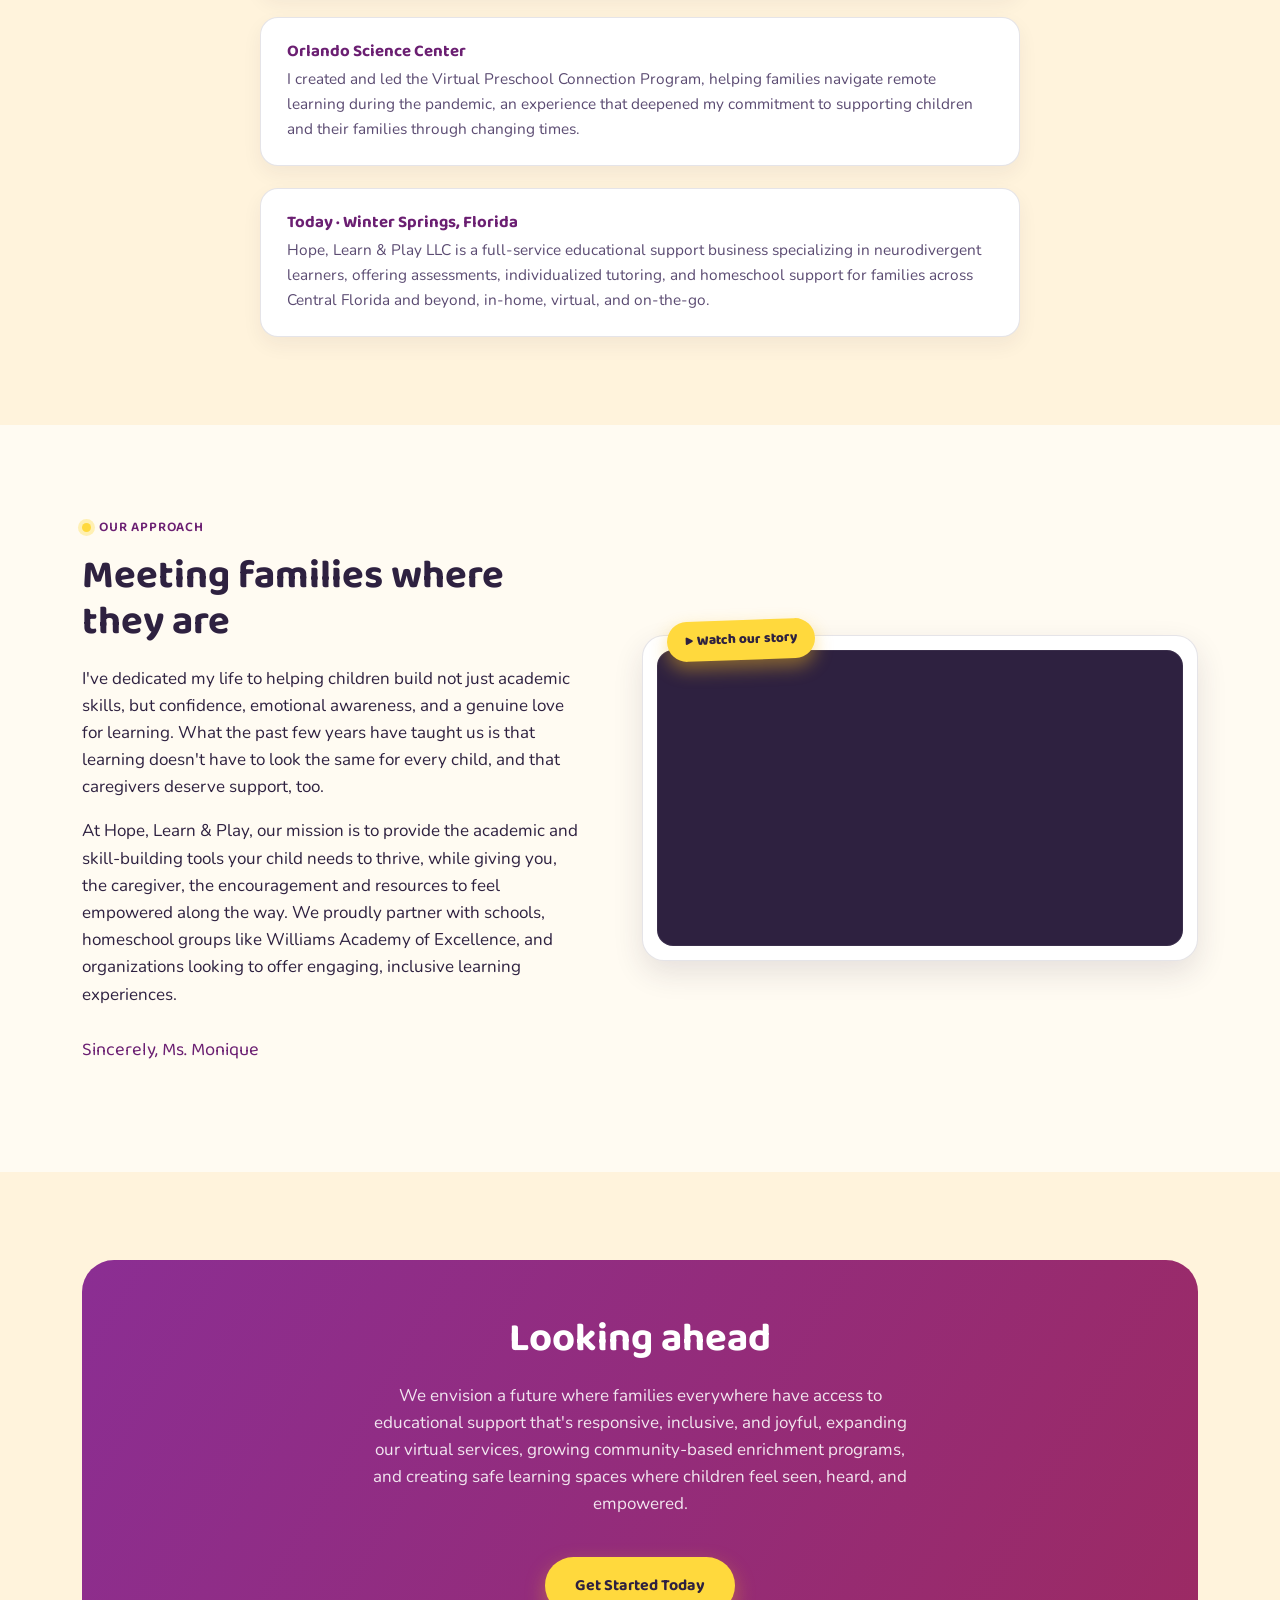
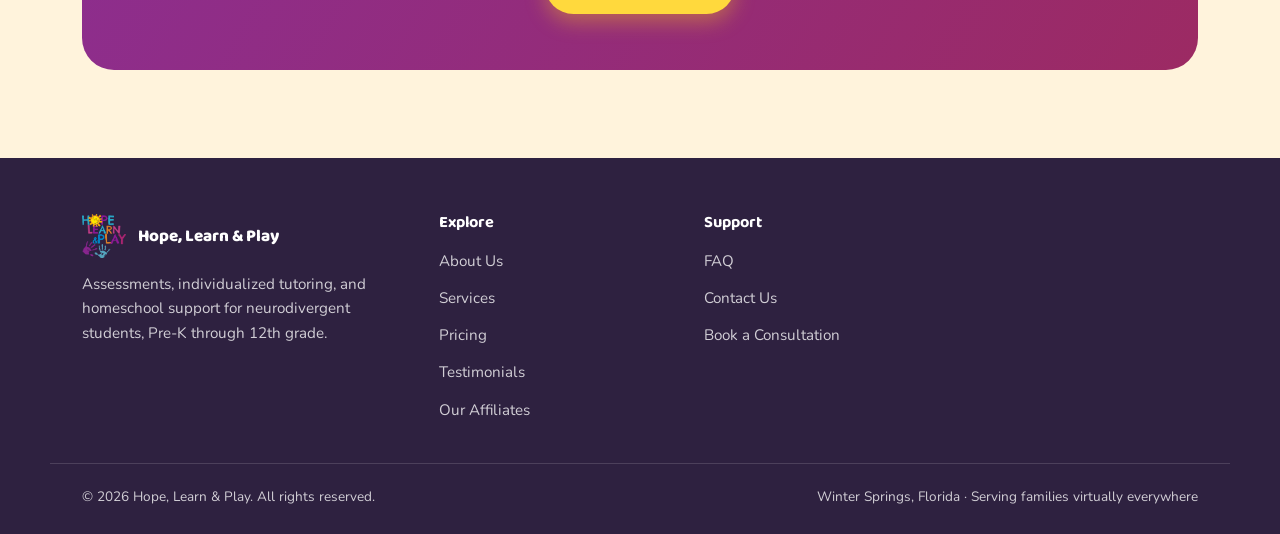
<file: about.html>
<!DOCTYPE html>
<html lang="en">
<head>
<meta charset="UTF-8">
<meta name="viewport" content="width=device-width, initial-scale=1, viewport-fit=cover">
<meta http-equiv="X-UA-Compatible" content="IE=edge">

<!-- ============ PRIMARY SEO ============ -->
<title>About Us | Hope, Learn & Play</title>
<meta name="description" content="Meet Ms. Monique Harris, founder of Hope, Learn & Play - an educational support business specializing in neurodivergent students, offering assessments, tutoring, and homeschool support in Winter Springs, Florida.">
<meta name="robots" content="index, follow">
<meta name="author" content="Hope, Learn & Play">
<link rel="canonical" href="https://www.hopelearnplay.com/about.html">
<meta name="theme-color" content="#2AAFC4">

<meta property="og:type" content="website">
<meta property="og:site_name" content="Hope, Learn & Play">
<meta property="og:title" content="About Us | Hope, Learn & Play">
<meta property="og:description" content="Meet Ms. Monique Harris, founder of Hope, Learn & Play, an educational support business specializing in neurodivergent students.">
<meta property="og:url" content="https://www.hopelearnplay.com/about.html">
<meta property="og:image" content="assets/logo.png">

<link rel="icon" type="image/png" sizes="192x192" href="assets/logo.png">
<link rel="apple-touch-icon" href="assets/logo.png">

<link rel="preconnect" href="https://fonts.googleapis.com">
<link rel="preconnect" href="https://fonts.gstatic.com" crossorigin>
<link href="https://fonts.googleapis.com/css2?family=Baloo+2:wght@500;600;700;800&family=Nunito:wght@400;600;700;800&display=swap" rel="stylesheet">

<script type="application/ld+json">
{
  "@context": "https://schema.org",
  "@type": "Person",
  "name": "Monique Harris",
  "alternateName": "Ms. Monique",
  "jobTitle": "Founder",
  "worksFor": { "@type": "EducationalOrganization", "name": "Hope, Learn & Play" },
  "description": "Founder of Hope, Learn & Play, a BBB-certified educational support business specializing in neurodivergent students in Winter Springs, Florida."
}
</script>

<link rel="stylesheet" href="assets/styles.css">
</head>
<body>

<a href="#main" class="skip-link">Skip to main content</a>

<!-- ============================================================
     HEADER / NAV
============================================================ -->
<header class="site-header" id="siteHeader">
  <div class="container nav-wrap">
    <a href="index.html" class="brand" aria-label="Hope, Learn & Play home">
      <img src="assets/logo.png" alt="Hope, Learn & Play logo" width="52" height="52">
      <span class="brand-text">Hope, Learn & Play<span>Educational Support Services</span></span>
    </a>

    <nav class="primary-nav" id="primaryNav" aria-label="Primary">
      <a href="index.html">Home</a>
      <a href="about.html" class="active">About</a>
      <a href="index.html#services">Services</a>
<!--	 <a href="index.html#early-learning">STEAM</a> -->
      <a href="pricing.html">Pricing</a>
      <a href="index.html#testimonials">Testimonials</a>
      <a href="index.html#faq">FAQ</a>
      <a href="index.html#contact">Contact</a>
      <a href="index.html#contact" class="btn btn-secondary nav-cta">Book a Consultation</a>
    </nav>

    <div class="header-actions">
      <a href="index.html#contact" class="btn btn-primary desktop-only">Book a Consultation</a>
      <button class="menu-toggle" id="menuToggle" aria-expanded="false" aria-controls="primaryNav" aria-label="Toggle navigation menu">
        <svg class="icon-open" viewBox="0 0 24 24" fill="none" stroke="currentColor" stroke-width="2.4" stroke-linecap="round"><line x1="3" y1="6" x2="21" y2="6"/><line x1="3" y1="12" x2="21" y2="12"/><line x1="3" y1="18" x2="21" y2="18"/></svg>
        <svg class="icon-close" viewBox="0 0 24 24" fill="none" stroke="currentColor" stroke-width="2.4" stroke-linecap="round"><line x1="5" y1="5" x2="19" y2="19"/><line x1="19" y1="5" x2="5" y2="19"/></svg>
      </button>
    </div>
  </div>
</header>

<div class="trust-bar">
  <div class="container trust-bar-inner">
    <a href="https://www.bbb.org/us/fl/winter-springs/profile/education/hope-learn-play-llc-0733-90763793#bbbseal" target="_blank" rel="noopener" class="bbb-link" aria-label="View our A+ Better Business Bureau rating (opens in a new tab)">
      <img src="assets/bbb.webp" alt="Better Business Bureau A+ Rating" width="120" height="46">
    </a>
    <p>Proudly <strong>BBB A+ Rated</strong> - Families trust us because we show up, every time.</p>
  </div>
</div>

<main id="main">

  <!-- ============================================================
       FOUNDER HERO
  ============================================================ -->
  <section class="section" id="home">
    <div class="container founder-hero reveal">
      <img src="assets/hero.webp" alt="Ms. Monique Harris, founder of Hope, Learn & Play" width="100%" height="100%">
      <div>
        <p class="eyebrow">Who we are</p>
        <h1>Hello, I'm Monique Harris - known as Ms. Monique to my students</h1>
        <p class="lead">Hope, Learn & Play LLC is an educational support business built on compassion, creativity, and a commitment to the whole child. We specialize in neurodivergent students, offering assessments, individualized tutoring, and homeschool support for families across Central Florida and beyond.</p>
        <ul class="credentials-list">
          <li><svg width="22" height="22" viewBox="0 0 24 24" fill="none" stroke="#2AAFC4" stroke-width="2.4" stroke-linecap="round" stroke-linejoin="round"><path d="M20 6 9 17l-5-5"/></svg> BBB Certified Company (A+ Rating)</li>
          <li><svg width="22" height="22" viewBox="0 0 24 24" fill="none" stroke="#8B2E93" stroke-width="2.4" stroke-linecap="round" stroke-linejoin="round"><path d="M20 6 9 17l-5-5"/></svg> Bachelor's of Business Administration</li>
          <li><svg width="22" height="22" viewBox="0 0 24 24" fill="none" stroke="#E08A34" stroke-width="2.4" stroke-linecap="round" stroke-linejoin="round"><path d="M20 6 9 17l-5-5"/></svg> Certified Teacher & Director's Credential</li>
          <li><svg width="22" height="22" viewBox="0 0 24 24" fill="none" stroke="#D14A8F" stroke-width="2.4" stroke-linecap="round" stroke-linejoin="round"><path d="M20 6 9 17l-5-5"/></svg> Adult & Pediatric CPR/AED Certified</li>
        </ul>
      </div>
    </div>
  </section>

  <svg class="divider" viewBox="0 0 1440 60" preserveAspectRatio="none" aria-hidden="true"><path d="M0,32 C240,64 480,0 720,20 C960,40 1200,64 1440,24 L1440,60 L0,60 Z" fill="#FFF3DC"/></svg>

  <!-- ============================================================
       OUR STORY
  ============================================================ -->
  <section class="section section--alt">
    <div class="container">
      <div class="section-head center reveal">
        <p class="eyebrow">Our story</p>
        <h2>Being a working parent or caregiver isn't easy</h2>
        <p>Many families are caught between the demands of work and the responsibility of caring for their children: a challenge I understand deeply, because I've lived it.</p>
      </div>

      <div class="timeline reveal">
        <div class="timeline-item">
          <h3>2014 &middot; Sterling Heights, Michigan</h3>
          <p>After the birth of my first child, I left my corporate management role and opened a Licensed Home Daycare through the State of Michigan. Hope, Learn & Play was born.</p>
        </div>
        <div class="timeline-item">
          <h3>Move to Florida</h3>
          <p>I became a full-time preschool teacher, worked with Florida VPK programs, and facilitated after-school enrichment across Central Florida.</p>
        </div>
        <div class="timeline-item">
          <h3>Orlando Science Center</h3>
          <p>I created and led the Virtual Preschool Connection Program, helping families navigate remote learning during the pandemic, an experience that deepened my commitment to supporting children and their families through changing times.</p>
        </div>
        <div class="timeline-item">
          <h3>Today &middot; Winter Springs, Florida</h3>
          <p>Hope, Learn & Play LLC is a full-service educational support business specializing in neurodivergent learners, offering assessments, individualized tutoring, and homeschool support for families across Central Florida and beyond, in-home, virtual, and on-the-go.</p>
        </div>
      </div>
    </div>
  </section>

  <!-- ============================================================
       MISSION
  ============================================================ -->
  <section class="section">
    <div class="container about-grid">
      <div class="reveal">
        <p class="eyebrow">Our approach</p>
        <h2>Meeting families where they are</h2>
        <p>I've dedicated my life to helping children build not just academic skills, but confidence, emotional awareness, and a genuine love for learning. What the past few years have taught us is that learning doesn't have to look the same for every child, and that caregivers deserve support, too.</p>
        <p>At Hope, Learn & Play, our mission is to provide the academic and skill-building tools your child needs to thrive, while giving you, the caregiver, the encouragement and resources to feel empowered along the way. We proudly partner with schools, homeschool groups like Williams Academy of Excellence, and organizations looking to offer engaging, inclusive learning experiences.</p>
        <p class="signature-block">Sincerely, Ms. Monique</p>
      </div>
      <div class="reveal">
        <div class="video-card">
          <span class="video-badge">&#9654; Watch our story</span>
          <div class="video-frame">
            <iframe
              src="https://www.youtube.com/embed/Mqvn1uYfb4w?autoplay=1&mute=1"
              title="YouTube video player"
              frameborder="0"
              allow="accelerometer; autoplay; clipboard-write; encrypted-media; gyroscope; picture-in-picture; web-share"
              allowfullscreen>
            </iframe>
          </div>
        </div>
      </div>
    </div>
  </section>

  <!-- ============================================================
       LOOKING AHEAD
  ============================================================ -->
  <section class="section section--alt">
    <div class="container">
      <div class="cta-band reveal">
        <h2>Looking ahead</h2>
        <p>We envision a future where families everywhere have access to educational support that's responsive, inclusive, and joyful, expanding our virtual services, growing community-based enrichment programs, and creating safe learning spaces where children feel seen, heard, and empowered.</p>
        <a href="index.html#contact" class="btn btn-sun">Get Started Today</a>
      </div>
    </div>
  </section>

</main>

<!-- ============================================================
     FOOTER
============================================================ -->
<footer class="site-footer">
  <div class="container footer-grid">
    <div>
      <div class="footer-brand">
        <img src="assets/logo.png" alt="Hope, Learn & Play logo">
        <span>Hope, Learn & Play</span>
      </div>
      <p class="footer-blurb">Assessments, individualized tutoring, and homeschool support for neurodivergent students, Pre-K through 12th grade.</p>
    </div>
    <div>
      <h4>Explore</h4>
      <ul>
        <li><a href="about.html">About Us</a></li>
        <li><a href="index.html#services">Services</a></li>
        <li><a href="pricing.html">Pricing</a></li>
        <li><a href="index.html#testimonials">Testimonials</a></li>
        <li><a href="index.html#partners">Our Affiliates</a></li>
      </ul>
    </div>
    <div>
      <h4>Support</h4>
      <ul>
        <li><a href="index.html#faq">FAQ</a></li>
        <li><a href="index.html#contact">Contact Us</a></li>
        <li><a href="index.html#contact">Book a Consultation</a></li>
      </ul>
    </div>
	<!--
    <div>
      <h4>Legal</h4>
      <ul>
        <li><a href="#">Privacy Policy</a></li>
        <li><a href="#">Terms of Service</a></li>
        <li><a href="#">Do Not Sell My Personal Information</a></li>
      </ul>
    </div>
	
	  -->
  </div>

  
  <div class="container footer-bottom">
    <span>&copy; <span id="year"></span> Hope, Learn & Play. All rights reserved.</span>
    <span>Winter Springs, Florida &middot; Serving families virtually everywhere</span>
  </div>
</footer>

<button id="backToTop" aria-label="Back to top">
  <svg width="20" height="20" viewBox="0 0 24 24" fill="none" stroke="#2E2140" stroke-width="2.6" stroke-linecap="round" stroke-linejoin="round"><path d="M12 19V5M5 12l7-7 7 7"/></svg>
</button>

<script src="assets/site.js"></script>
</body>
</html>
</file>
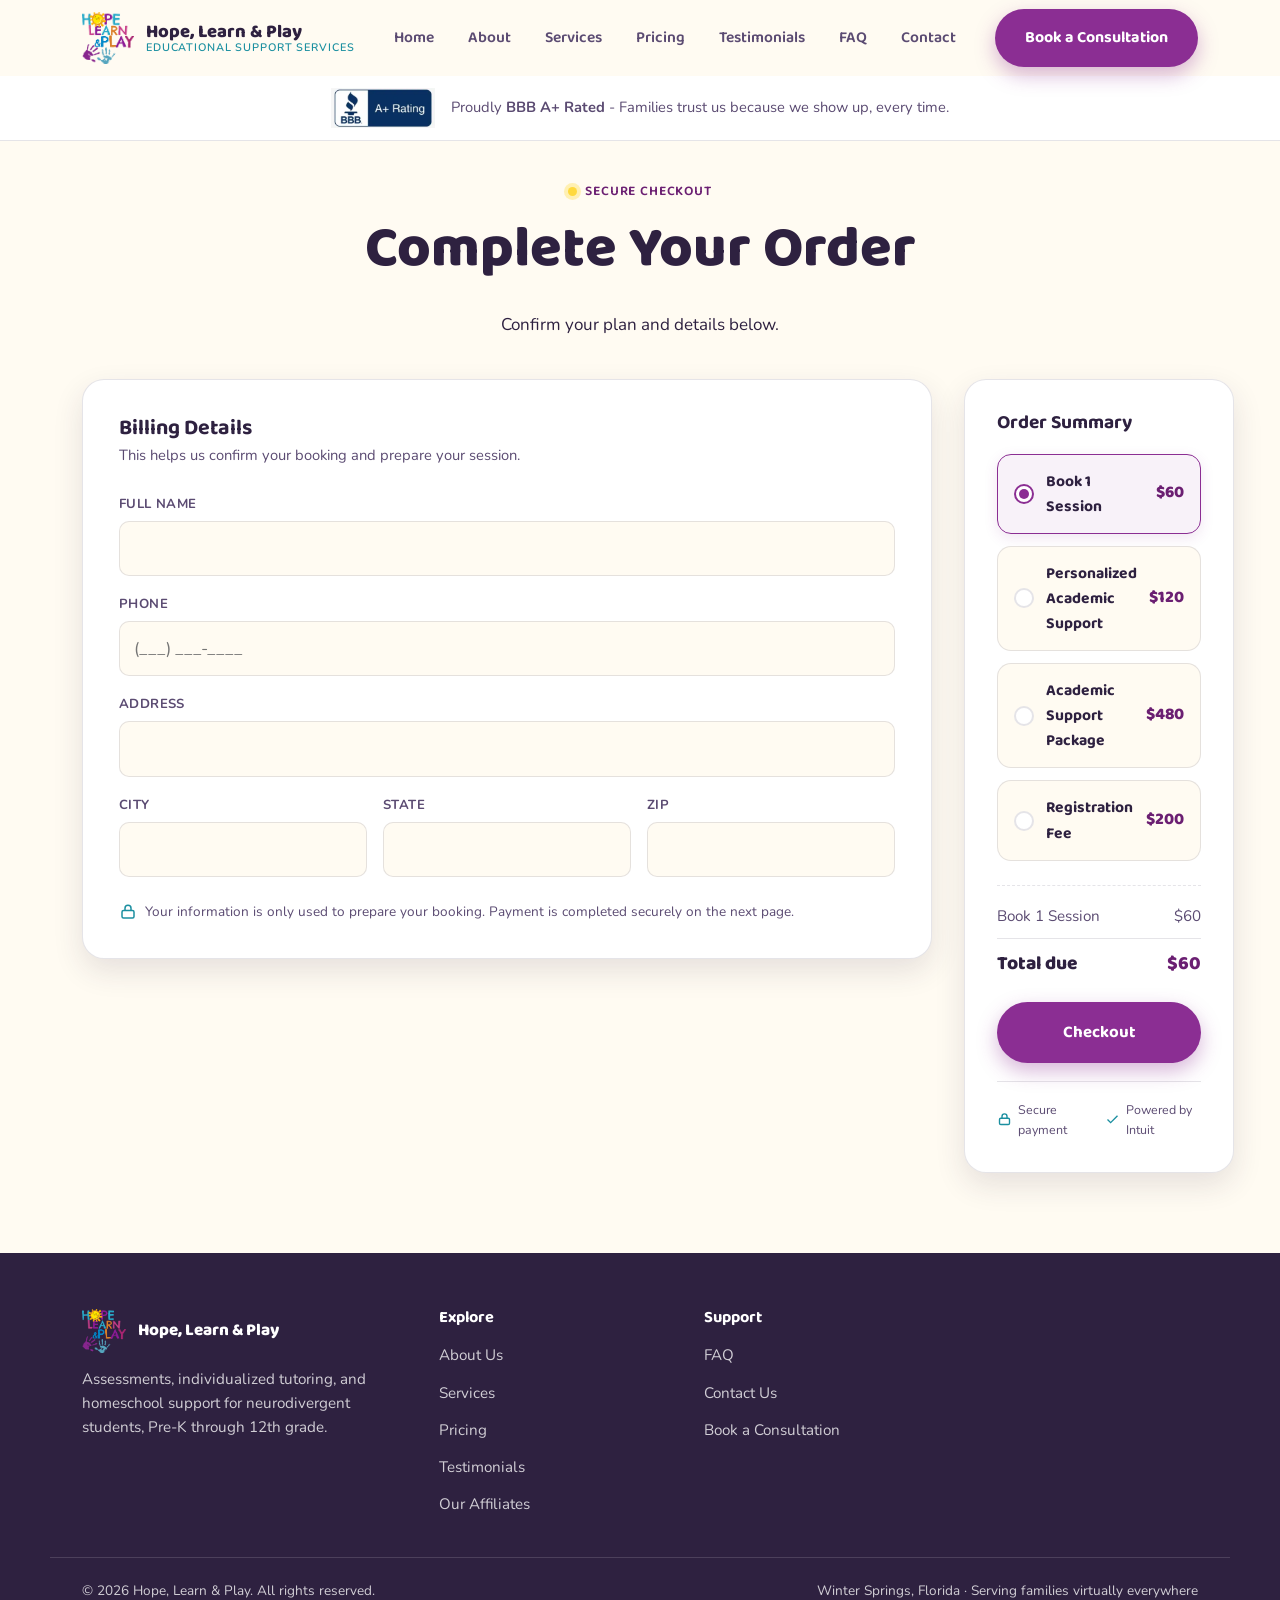
<file: checkout.html>
<!DOCTYPE html>
<html lang="en">
<head>
<meta charset="UTF-8">
<meta name="viewport" content="width=device-width, initial-scale=1, viewport-fit=cover">
<meta http-equiv="X-UA-Compatible" content="IE=edge">

<!-- ============ PRIMARY SEO ============ -->
<title>Checkout | Hope, Learn & Play</title>
<meta name="description" content="Complete your payment for tutoring and academic support sessions with Hope, Learn & Play.">
<meta name="robots" content="noindex, follow">
<meta name="author" content="Hope, Learn & Play">
<link rel="canonical" href="https://www.hopelearnplay.com/checkout.html">
<meta name="theme-color" content="#2AAFC4">

<meta property="og:type" content="website">
<meta property="og:site_name" content="Hope, Learn & Play">
<meta property="og:title" content="Checkout | Hope, Learn & Play">
<meta property="og:description" content="Complete your payment for tutoring and academic support sessions with Hope, Learn & Play.">
<meta property="og:url" content="https://www.hopelearnplay.com/checkout.html">
<meta property="og:image" content="assets/logo.png">

<link rel="icon" type="image/png" sizes="192x192" href="assets/logo.png">
<link rel="apple-touch-icon" href="assets/logo.png">

<link rel="preconnect" href="https://fonts.googleapis.com">
<link rel="preconnect" href="https://fonts.gstatic.com" crossorigin>
<link href="https://fonts.googleapis.com/css2?family=Baloo+2:wght@500;600;700;800&family=Nunito:wght@400;600;700;800&display=swap" rel="stylesheet">

<link rel="stylesheet" href="assets/styles.css">

</head>
<body>

<a href="#main" class="skip-link">Skip to main content</a>

<!-- ============================================================
     HEADER / NAV
============================================================ -->
<header class="site-header" id="siteHeader">
  <div class="container nav-wrap">
    <a href="index.html" class="brand" aria-label="Hope, Learn & Play home">
      <img src="assets/logo.png" alt="Hope, Learn & Play logo" width="52" height="52" loading="eager" decoding="async">
      <span class="brand-text">Hope, Learn & Play<span>Educational Support Services</span></span>
    </a>

    <nav class="primary-nav" id="primaryNav" aria-label="Primary">
      <a href="index.html">Home</a>
      <a href="about.html">About</a>
      <a href="index.html#services">Services</a>
      <a href="pricing.html">Pricing</a>
      <a href="index.html#testimonials">Testimonials</a>
      <a href="index.html#faq">FAQ</a>
      <a href="index.html#contact">Contact</a>
      <a href="index.html#contact" class="btn btn-secondary nav-cta">Book a Consultation</a>
    </nav>

    <div class="header-actions">
      <a href="index.html#contact" class="btn btn-primary desktop-only">Book a Consultation</a>
      <button class="menu-toggle" id="menuToggle" aria-expanded="false" aria-controls="primaryNav" aria-label="Toggle navigation menu">
        <svg class="icon-open" viewBox="0 0 24 24" fill="none" stroke="currentColor" stroke-width="2.4" stroke-linecap="round"><line x1="3" y1="6" x2="21" y2="6"/><line x1="3" y1="12" x2="21" y2="12"/><line x1="3" y1="18" x2="21" y2="18"/></svg>
        <svg class="icon-close" viewBox="0 0 24 24" fill="none" stroke="currentColor" stroke-width="2.4" stroke-linecap="round"><line x1="5" y1="5" x2="19" y2="19"/><line x1="19" y1="5" x2="5" y2="19"/></svg>
      </button>
    </div>
  </div>
</header>

<!-- ============================================================
     TRUST BAR (BBB)
============================================================ -->
<div class="trust-bar">
  <div class="container trust-bar-inner">
    <a href="https://www.bbb.org/us/fl/winter-springs/profile/education/hope-learn-play-llc-0733-90763793#bbbseal" target="_blank" rel="noopener" class="bbb-link" aria-label="View our A+ Better Business Bureau rating (opens in a new tab)">
      <img src="assets/bbb.webp" alt="Better Business Bureau A+ Rating" width="120" height="46" loading="lazy" decoding="async">
    </a>
    <p>Proudly <strong>BBB A+ Rated</strong> - Families trust us because we show up, every time.</p>
  </div>
</div>

<main id="main">

  <!-- ============================================================
       CHECKOUT
  ============================================================ -->
  <section class="section checkout-section" id="checkout">
    <div class="container">

      <div class="checkout-header">
        <p class="eyebrow">Secure Checkout</p>
        <h1>Complete Your Order</h1>
        <p>Confirm your plan and details below.</p>
      </div>

      <form class="checkout-grid" id="checkoutForm" action="https://formspree.io/f/myegzral" method="POST" novalidate>

        <div class="billing-card reveal">
          <h2>Billing Details</h2>
          <p class="card-sub">This helps us confirm your booking and prepare your session.</p>

          <div class="field-grid">
            <div class="field">
              <label for="fullName">Full name</label>
              <input type="text" id="fullName" name="fullName" autocomplete="name" required>
            </div>

            <div class="field">
              <label for="phone">Phone</label>
              <input type="tel" id="phone" name="phone" autocomplete="tel" placeholder="(___) ___-____" required>
            </div>

            <div class="field">
              <label for="address">Address</label>
              <input type="text" id="address" name="address" autocomplete="street-address" required>
            </div>

            <div class="form-row form-row--zip">
              <div class="field">
                <label for="city">City</label>
                <input type="text" id="city" name="city" autocomplete="address-level2" required>
              </div>
              <div class="field">
                <label for="state">State</label>
                <input type="text" id="state" name="state" autocomplete="address-level1" required>
              </div>
              <div class="field">
                <label for="zip">ZIP</label>
                <input type="text" id="zip" name="zip" autocomplete="postal-code" inputmode="numeric" required>
              </div>
            </div>
          </div>

          <div class="secure-note">
            <svg width="18" height="18" viewBox="0 0 24 24" fill="none" stroke="currentColor" stroke-width="2"><rect x="4" y="10" width="16" height="10" rx="2"/><path d="M8 10V7a4 4 0 0 1 8 0v3"/></svg>
            <span>Your information is only used to prepare your booking. Payment is completed securely on the next page.</span>
          </div>
        </div>

        <div class="summary-card reveal">
          <h2>Order Summary</h2>

          <div class="plan-options" id="planOptions">
            <div class="plan-option">
              <input type="radio" id="plan-session1" name="plan" value="session1" checked
                data-name="Book 1 Session"
                data-price="$60"
                data-link="https://connect.intuit.com/pay/HopeLearnPlay/scs-v1-f4f7fcaf6aa94328a94247e76f51d4393a4c6a06378f4c73b397fbf5469a862a94c63edbcd9547d29160d3faab0b489c?locale=EN_US&amp;cta=saveandcopylink">
              <label for="plan-session1">
                <span class="plan-name-wrap">
                  <span class="plan-radio-dot" aria-hidden="true"></span>
                  <span class="plan-name">Book 1 Session</span>
                </span>
                <span class="plan-price">$60</span>
              </label>
            </div>

            <div class="plan-option">
              <input type="radio" id="plan-package120" name="plan" value="package120"
                data-name="Personalized Academic Support"
                data-price="$120"
                data-link="https://connect.intuit.com/pay/HopeLearnPlay/scs-v1-ce1bbe76c6e34cdebbe11b21fd3530b0399c3ef205f84970971fd576819771b93ba8b1fe3dd340969071c0a157dffbb4-1?locale=EN_US&amp;cta=saveandcopylink">
              <label for="plan-package120">
                <span class="plan-name-wrap">
                  <span class="plan-radio-dot" aria-hidden="true"></span>
                  <span class="plan-name">Personalized Academic Support</span>
                </span>
                <span class="plan-price">$120</span>
              </label>
            </div>

            <div class="plan-option">
              <input type="radio" id="plan-package480" name="plan" value="package480"
                data-name="Academic Support Package"
                data-price="$480"
                data-link="https://connect.intuit.com/pay/HopeLearnPlay/scs-v1-cc10bd83a5ba42d8a57db3f8d7189fb9594aeeccd4dc4600bd92571217f39eb98e912cb44c8e45908e9a79a5227959ae-0?locale=EN_US&amp;cta=saveandcopylink">
              <label for="plan-package480">
                <span class="plan-name-wrap">
                  <span class="plan-radio-dot" aria-hidden="true"></span>
                  <span class="plan-name">Academic Support Package</span>
                </span>
                <span class="plan-price">$480</span>
              </label>
            </div>

            <div class="plan-option">
              <input type="radio" id="plan-registration" name="plan" value="registration"
                data-name="Registration Fee"
                data-price="$200"
                data-link="https://connect.intuit.com/pay/HopeLearnPlay/scs-v1-77620b4bfe1444b4a1575d11e47b7c0e83420297ef5f40548842a3bfdbb4127c70a417eb55f44c12911ea3641db6a006-1?locale=EN_US&amp;cta=saveandcopylink">
              <label for="plan-registration">
                <span class="plan-name-wrap">
                  <span class="plan-radio-dot" aria-hidden="true"></span>
                  <span class="plan-name">Registration Fee</span>
                </span>
                <span class="plan-price">$200</span>
              </label>
            </div>
          </div>

          <div class="summary-totals">
            <div class="row">
              <span id="summaryPlanName">Book 1 Session</span>
              <span id="summaryPlanPrice">$60</span>
            </div>
            <div class="row total">
              <span>Total due</span>
              <span id="summaryTotal">$60</span>
            </div>
          </div>

          <button type="submit" class="btn btn-primary btn-block">Checkout</button>

          <div class="trust-row">
            <span class="trust-item">
              <svg width="15" height="15" viewBox="0 0 24 24" fill="none" stroke="currentColor" stroke-width="2.2"><rect x="4" y="10" width="16" height="10" rx="2"/><path d="M8 10V7a4 4 0 0 1 8 0v3"/></svg>
              Secure payment
            </span>
            <span class="trust-item">
              <svg width="15" height="15" viewBox="0 0 24 24" fill="none" stroke="currentColor" stroke-width="2.2"><path d="M20 6 9 17l-5-5"/></svg>
              Powered by Intuit
            </span>
          </div>
        </div>

      </form>

    </div>
  </section>

</main>

<!-- ============================================================
     FOOTER
============================================================ -->
<footer class="site-footer">
  <div class="container footer-grid">
    <div>
      <div class="footer-brand">
        <img src="assets/logo.png" alt="Hope, Learn & Play logo" loading="lazy" decoding="async">
        <span>Hope, Learn & Play</span>
      </div>
      <p class="footer-blurb">Assessments, individualized tutoring, and homeschool support for neurodivergent students, Pre-K through 12th grade.</p>
    </div>
    <div>
      <h4>Explore</h4>
      <ul>
        <li><a href="about.html">About Us</a></li>
        <li><a href="index.html#services">Services</a></li>
        <li><a href="pricing.html">Pricing</a></li>
        <li><a href="index.html#testimonials">Testimonials</a></li>
        <li><a href="index.html#partners">Our Affiliates</a></li>
      </ul>
    </div>
    <div>
      <h4>Support</h4>
      <ul>
        <li><a href="index.html#faq">FAQ</a></li>
        <li><a href="index.html#contact">Contact Us</a></li>
        <li><a href="index.html#contact">Book a Consultation</a></li>
      </ul>
    </div>
  </div>

  <div class="container footer-bottom">
    <span>&copy; <span id="year"></span> Hope, Learn & Play. All rights reserved.</span>
    <span>Winter Springs, Florida &middot; Serving families virtually everywhere</span>
  </div>
</footer>

<button id="backToTop" aria-label="Back to top">
  <svg width="20" height="20" viewBox="0 0 24 24" fill="none" stroke="#2E2140" stroke-width="2.6" stroke-linecap="round" stroke-linejoin="round"><path d="M12 19V5M5 12l7-7 7 7"/></svg>
</button>

<script src="assets/site.js"></script>
<script>
(function(){
  "use strict";

  var radios = Array.prototype.slice.call(document.querySelectorAll('input[name="plan"]'));
  var summaryName = document.getElementById('summaryPlanName');
  var summaryPrice = document.getElementById('summaryPlanPrice');
  var summaryTotal = document.getElementById('summaryTotal');
  var form = document.getElementById('checkoutForm');

  function updateSummary(){
    var checked = radios.filter(function(r){ return r.checked; })[0];
    if(!checked) return;
    summaryName.textContent = checked.getAttribute('data-name');
    summaryPrice.textContent = checked.getAttribute('data-price');
    summaryTotal.textContent = checked.getAttribute('data-price');
  }

  radios.forEach(function(radio){
    radio.addEventListener('change', updateSummary);
  });

  /* ---------- Pre-select plan from URL (?plan=session1|package120|package480|registration) ---------- */
  var params = new URLSearchParams(window.location.search);
  var requestedPlan = params.get('plan');
  if(requestedPlan){
    var match = radios.filter(function(r){ return r.value === requestedPlan; })[0];
    if(match){
      match.checked = true;
    }
  }
  updateSummary();

  /* ---------- Checkout form -> send to Formspree AND redirect to matching payment link ---------- */
  if(form){
    form.addEventListener('submit', function(e){
      e.preventDefault();

      if(!form.checkValidity()){
        form.reportValidity();
        return;
      }

      var checked = radios.filter(function(r){ return r.checked; })[0];
      var link = checked ? checked.getAttribute('data-link') : null;

      // Open the payment link right away (must happen synchronously on the
      // click so browsers don't block it as a popup).
      if(link){
        window.open(link, '_blank', 'noopener');
      }

      // Also send the billing details to Formspree in the background.
      var data = new FormData(form);
      if(checked){
        data.append('plan', checked.getAttribute('data-name'));
        data.append('price', checked.getAttribute('data-price'));
      }

      fetch(form.action, {
        method: 'POST',
        body: data,
        headers: { 'Accept': 'application/json' }
      }).catch(function(){
        /* Payment redirect already happened; a Formspree hiccup shouldn't block checkout. */
      });
    });
  }
})();
</script>
</body>
</html>
</file>
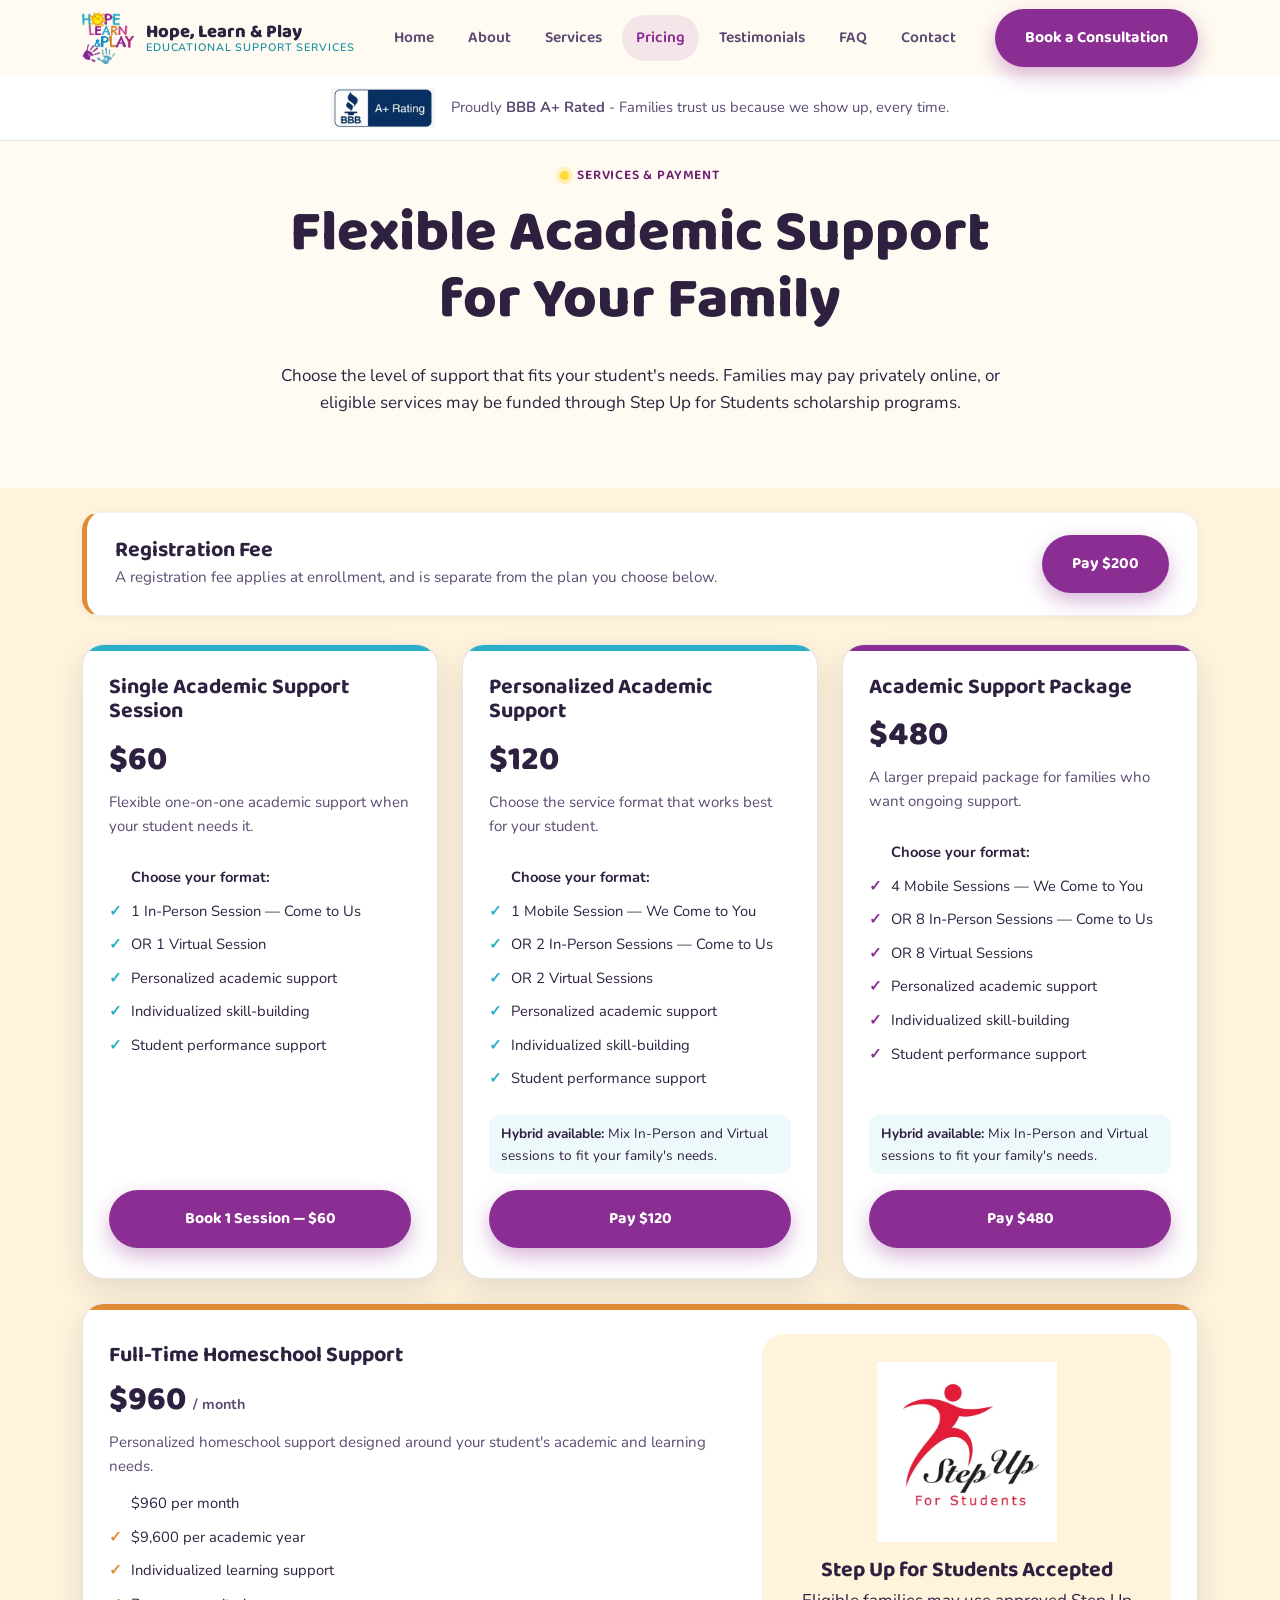
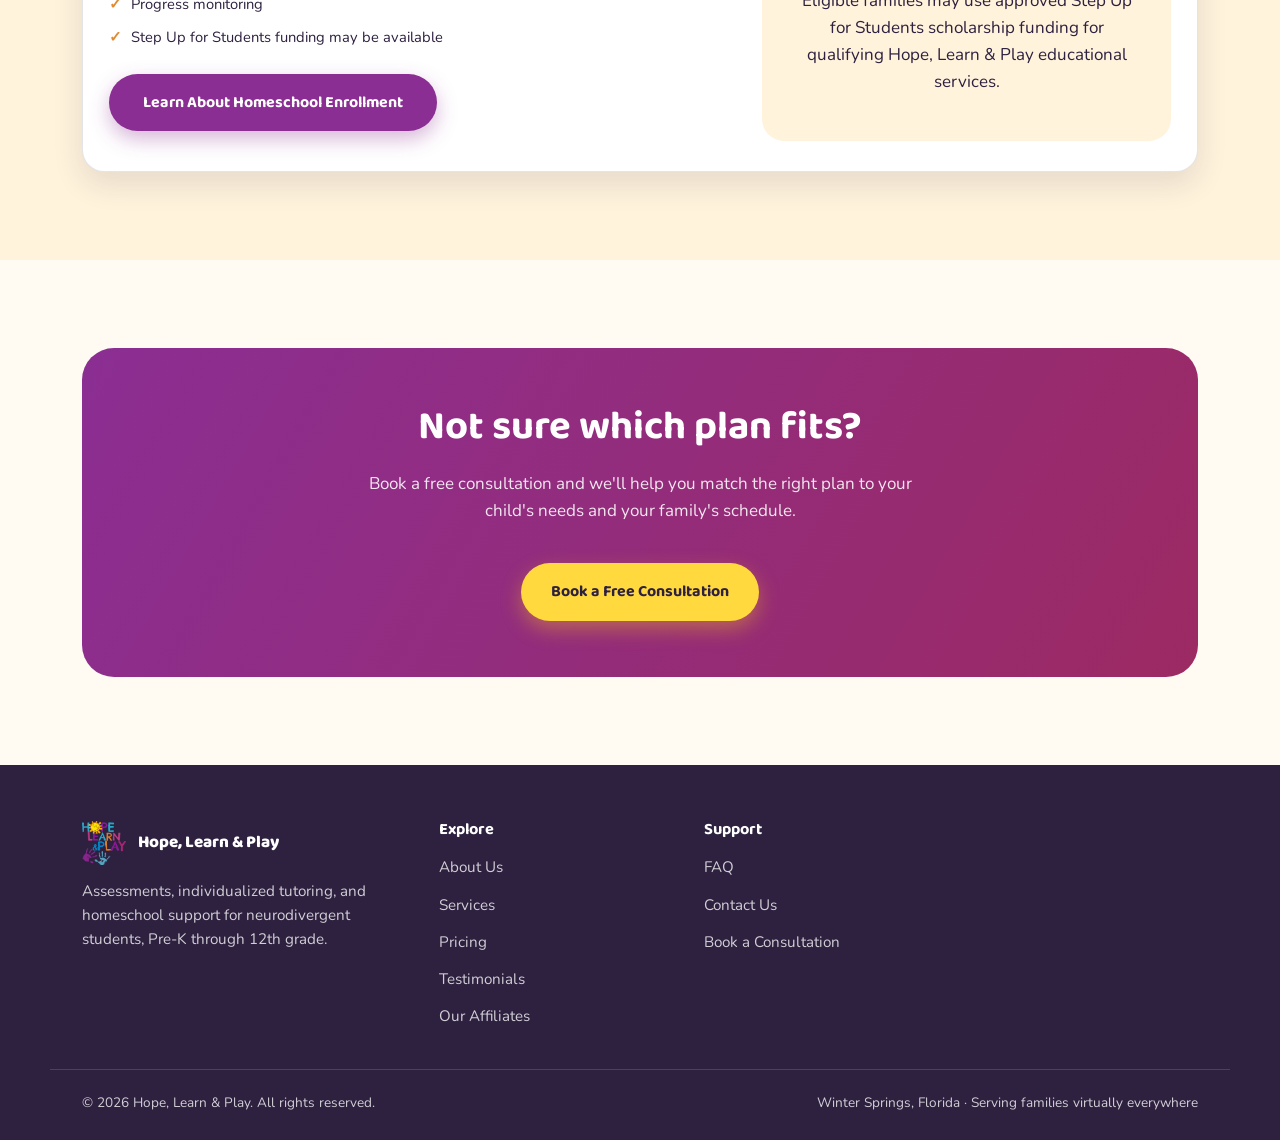
<file: pricing.html>
<!DOCTYPE html>
<html lang="en">
<head>
<meta charset="UTF-8">
<meta name="viewport" content="width=device-width, initial-scale=1, viewport-fit=cover">
<meta http-equiv="X-UA-Compatible" content="IE=edge">

<!-- ============ PRIMARY SEO ============ -->
<title>Pricing Plans | Hope, Learn & Play</title>
<meta name="description" content="Explore tutoring and homeschool support pricing plans from Hope, Learn & Play - monthly, weekly, and hybrid options for virtual, in-person, and mobile sessions.">
<meta name="robots" content="index, follow">
<meta name="author" content="Hope, Learn & Play">
<link rel="canonical" href="https://www.hopelearnplay.com/pricing.html">
<meta name="theme-color" content="#2AAFC4">

<meta property="og:type" content="website">
<meta property="og:site_name" content="Hope, Learn & Play">
<meta property="og:title" content="Pricing Plans | Hope, Learn & Play">
<meta property="og:description" content="Monthly, weekly, and hybrid tutoring plans for virtual, in-person, and mobile sessions.">
<meta property="og:url" content="https://www.hopelearnplay.com/pricing.html">
<meta property="og:image" content="assets/logo.png">

<link rel="icon" type="image/png" sizes="192x192" href="assets/logo.png">
<link rel="apple-touch-icon" href="assets/logo.png">

<link rel="preconnect" href="https://fonts.googleapis.com">
<link rel="preconnect" href="https://fonts.gstatic.com" crossorigin>
<link href="https://fonts.googleapis.com/css2?family=Baloo+2:wght@500;600;700;800&family=Nunito:wght@400;600;700;800&display=swap" rel="stylesheet">

<link rel="stylesheet" href="assets/styles.css">

</head>
<body>

<a href="#main" class="skip-link">Skip to main content</a>

<!-- ============================================================
     HEADER / NAV
============================================================ -->
<header class="site-header" id="siteHeader">
  <div class="container nav-wrap">
    <a href="index.html" class="brand" aria-label="Hope, Learn & Play home">
      <img src="assets/logo.png" alt="Hope, Learn & Play logo" width="52" height="52" loading="eager" decoding="async">
      <span class="brand-text">Hope, Learn & Play<span>Educational Support Services</span></span>
    </a>

    <nav class="primary-nav" id="primaryNav" aria-label="Primary">
      <a href="index.html">Home</a>
      <a href="about.html">About</a>
      <a href="index.html#services">Services</a>
      <a href="pricing.html" class="active" aria-current="page">Pricing</a>
      <a href="index.html#testimonials">Testimonials</a>
      <a href="index.html#faq">FAQ</a>
      <a href="index.html#contact">Contact</a>
      <a href="index.html#contact" class="btn btn-secondary nav-cta">Book a Consultation</a>
    </nav>

    <div class="header-actions">
      <a href="index.html#contact" class="btn btn-primary desktop-only">Book a Consultation</a>
      <button class="menu-toggle" id="menuToggle" aria-expanded="false" aria-controls="primaryNav" aria-label="Toggle navigation menu">
        <svg class="icon-open" viewBox="0 0 24 24" fill="none" stroke="currentColor" stroke-width="2.4" stroke-linecap="round"><line x1="3" y1="6" x2="21" y2="6"/><line x1="3" y1="12" x2="21" y2="12"/><line x1="3" y1="18" x2="21" y2="18"/></svg>
        <svg class="icon-close" viewBox="0 0 24 24" fill="none" stroke="currentColor" stroke-width="2.4" stroke-linecap="round"><line x1="5" y1="5" x2="19" y2="19"/><line x1="19" y1="5" x2="5" y2="19"/></svg>
      </button>
    </div>
  </div>
</header>

<div class="trust-bar">
  <div class="container trust-bar-inner">
    <a href="https://www.bbb.org/us/fl/winter-springs/profile/education/hope-learn-play-llc-0733-90763793#bbbseal" target="_blank" rel="noopener" class="bbb-link" aria-label="View our A+ Better Business Bureau rating (opens in a new tab)">
      <img src="assets/bbb.webp" alt="Better Business Bureau A+ Rating" width="120" height="46" loading="lazy" decoding="async">
    </a>
    <p>Proudly <strong>BBB A+ Rated</strong> - Families trust us because we show up, every time.</p>
  </div>
</div>

<main id="main">

  <section class="section pricing-intro" id="home">
    <div class="container">
      <div class="section-head section-head--wide center reveal">
        <p class="eyebrow">Services &amp; Payment</p>

        <h1>Flexible Academic Support for Your Family</h1>

        <p>
          Choose the level of support that fits your student's needs.
          Families may pay privately online, or eligible services may be funded
          through Step Up for Students scholarship programs.
        </p>
      </div>
    </div>
  </section>

  <!-- ============================================================
       PRICING GRID
  ============================================================ -->
  <section class="section section--alt pricing-section" id="pricing">
    <div class="container">
      <div class="registration-fee reveal">
        <div class="registration-fee-info">
          <h3>Registration Fee</h3>
          <p>A registration fee applies at enrollment, and is separate from the plan you choose below.</p>
        </div>
        <div class="fee-action">
          <a href="checkout.html?plan=registration" class="btn btn-primary">Pay $200</a>
        </div>
      </div>

      <div class="pricing-grid">

        <article class="price-card accent-teal reveal">
          <h3>Single Academic Support Session</h3>
          <p class="price">$60</p>
          <p class="desc">
            Flexible one-on-one academic support when your student needs it.
          </p>

          <ul class="pricing-list">
            <li><strong>Choose your format:</strong></li>
            <li>1 In-Person Session — Come to Us</li>
            <li>OR 1 Virtual Session</li>
            <li>Personalized academic support</li>
            <li>Individualized skill-building</li>
            <li>Student performance support</li>
          </ul>

          <a href="checkout.html?plan=session1"
             class="btn btn-primary btn-block">
            Book 1 Session — $60
          </a>
        </article>

        <article class="price-card accent-teal reveal">
          <h3>Personalized Academic Support</h3>
          <p class="price">$120</p>
          <p class="desc">
            Choose the service format that works best for your student.
          </p>

          <ul class="pricing-list">
            <li><strong>Choose your format:</strong></li>
            <li>1 Mobile Session — We Come to You</li>
            <li>OR 2 In-Person Sessions — Come to Us</li>
            <li>OR 2 Virtual Sessions</li>
            <li>Personalized academic support</li>
            <li>Individualized skill-building</li>
            <li>Student performance support</li>
          </ul>

          <p class="pricing-note">
            <strong>Hybrid available:</strong> Mix In-Person and Virtual sessions to fit your family's needs.
          </p>

          <a href="checkout.html?plan=package120"
             class="btn btn-primary btn-block">
            Pay $120
          </a>
        </article>

        <article class="price-card accent-purple reveal">
          <h3>Academic Support Package</h3>
          <p class="price">$480</p>
          <p class="desc">
            A larger prepaid package for families who want ongoing support.
          </p>

          <ul class="pricing-list">
            <li><strong>Choose your format:</strong></li>
            <li>4 Mobile Sessions — We Come to You</li>
            <li>OR 8 In-Person Sessions — Come to Us</li>
            <li>OR 8 Virtual Sessions</li>
            <li>Personalized academic support</li>
            <li>Individualized skill-building</li>
            <li>Student performance support</li>
          </ul>

          <p class="pricing-note">
            <strong>Hybrid available:</strong> Mix In-Person and Virtual sessions to fit your family's needs.
          </p>

          <a href="checkout.html?plan=package480"
             class="btn btn-primary btn-block">
            Pay $480
          </a>
        </article>

        <article class="price-card accent-orange reveal homeschool-card">
          <div class="homeschool-content">
            <div>
              <h3>Full-Time Homeschool Support</h3>
              <p class="price">$960 <small>/ month</small></p>
              <p class="desc">
                Personalized homeschool support designed around your student's academic and learning needs.
              </p>

              <ul class="pricing-list">
                <li>$960 per month</li>
                <li>$9,600 per academic year</li>
                <li>Individualized learning support</li>
                <li>Progress monitoring</li>
                <li>Step Up for Students funding may be available</li>
              </ul>

              <a href="index.html#contact" class="btn btn-primary btn-block">
                Learn About Homeschool Enrollment
              </a>
            </div>

            <div class="homeschool-stepup">
              <a href="https://www.stepupforstudents.org/" target="_blank" rel="noopener" aria-label="Visit Step Up for Students (opens in a new tab)">
                <img
                  src="assets/stepup.webp"
                  alt="Step Up for Students"
                  class="stepup-logo"
                  loading="lazy"
                  decoding="async">
              </a>

              <h3>Step Up for Students Accepted</h3>

              <p>
                Eligible families may use approved Step Up for Students scholarship
                funding for qualifying Hope, Learn &amp; Play educational services.
              </p>
            </div>
          </div>
        </article>

      </div>

    </div>
  </section>

  <!-- ============================================================
       CTA
  ============================================================ -->
  <section class="section">
    <div class="container">
      <div class="cta-band reveal">
        <h2>Not sure which plan fits?</h2>
        <p>Book a free consultation and we'll help you match the right plan to your child's needs and your family's schedule.</p>
        <a href="index.html#contact" class="btn btn-sun">Book a Free Consultation</a>
      </div>
    </div>
  </section>

</main>

<!-- ============================================================
     FOOTER
============================================================ -->
<footer class="site-footer">
  <div class="container footer-grid">
    <div>
      <div class="footer-brand">
        <img src="assets/logo.png" alt="Hope, Learn & Play logo" loading="lazy" decoding="async">
        <span>Hope, Learn & Play</span>
      </div>
      <p class="footer-blurb">Assessments, individualized tutoring, and homeschool support for neurodivergent students, Pre-K through 12th grade.</p>
    </div>
    <div>
      <h4>Explore</h4>
      <ul>
        <li><a href="about.html">About Us</a></li>
        <li><a href="index.html#services">Services</a></li>
        <li><a href="pricing.html">Pricing</a></li>
        <li><a href="index.html#testimonials">Testimonials</a></li>
        <li><a href="index.html#partners">Our Affiliates</a></li>
      </ul>
    </div>
    <div>
      <h4>Support</h4>
      <ul>
        <li><a href="index.html#faq">FAQ</a></li>
        <li><a href="index.html#contact">Contact Us</a></li>
        <li><a href="index.html#contact">Book a Consultation</a></li>
      </ul>
    </div>
  </div>

  <div class="container footer-bottom">
    <span>&copy; <span id="year"></span> Hope, Learn & Play. All rights reserved.</span>
    <span>Winter Springs, Florida &middot; Serving families virtually everywhere</span>
  </div>
</footer>

<button id="backToTop" aria-label="Back to top">
  <svg width="20" height="20" viewBox="0 0 24 24" fill="none" stroke="#2E2140" stroke-width="2.6" stroke-linecap="round" stroke-linejoin="round"><path d="M12 19V5M5 12l7-7 7 7"/></svg>
</button>

<script src="assets/site.js"></script>
</body>
</html>
</file>
<file: assets/styles.css>
/* ============================================================
   TOKENS
============================================================ */
:root{
  --cream:#FFFBF2;
  --sand:#FFF3DC;
  --ink:#2E2140;
  --ink-soft:#5B4B72;
  --teal:#2AAFC4;
  --teal-dark:#1B8FA0;
  --purple:#8B2E93;
  --purple-dark:#6B1F72;
  --orange:#E08A34;
  --pink:#D14A8F;
  --wine:#9C2A63;
  --yellow:#FFD93D;
  --yellow-deep:#F5B921;
  --line:rgba(46,33,64,.12);
  --shadow:0 12px 30px rgba(46,33,64,.12);
  --radius:22px;
  --maxw:1180px;
  --header-h:76px;
}

/* ============================================================
   BASE
============================================================ */
*,*::before,*::after{box-sizing:border-box}

/* Horizontal-overflow guard lives on <html> ONLY. Putting overflow on
   <body> as well turns body into the scroll container, which breaks
   position:sticky (e.g. the checkout summary card). */
html{
  scroll-behavior:smooth;
  scroll-padding-top:calc(var(--header-h) + 14px);
  overflow-x:hidden;
  overscroll-behavior-x:none;
}
html,body{max-width:100%; touch-action:pan-y pinch-zoom}

body{
  margin:0;
  padding-top:var(--header-h);            /* room for the fixed header */
  background:var(--cream);
  color:var(--ink);
  font-family:'Nunito',sans-serif;
  font-size:17px;
  line-height:1.6;
  -webkit-font-smoothing:antialiased;
}
h1,h2,h3,h4{
  font-family:'Baloo 2',cursive;
  color:var(--ink);
  line-height:1.15;
  margin:0 0 .5em;
}
h1{font-size:clamp(2.3rem,6vw,3.6rem); font-weight:800}
h2{font-size:clamp(1.8rem,4vw,2.5rem); font-weight:700}
h3{font-size:1.3rem; font-weight:700}
p{margin:0 0 1em}
a{color:inherit}
img{display:block; max-width:100%; height:auto}

:focus-visible{outline:3px solid var(--teal); outline-offset:3px}

/* Reveal-on-scroll. Kept above the components so a component's own
   hover transform (later in the file) wins over .in-view, and so
   components with their own transition (service/price cards) can
   list opacity alongside it. */
.reveal{opacity:0; transform:translateY(24px); transition:opacity .6s ease, transform .6s ease}
.reveal.in-view{opacity:1; transform:translateY(0)}

/* ============================================================
   LAYOUT & UTILITIES
============================================================ */
.container{
  width:100%; max-width:var(--maxw); margin-inline:auto;
  padding-inline:clamp(16px,4vw,32px);
}
.section{padding:88px 0}
.section--alt{background:var(--sand)}
.section-head{max-width:680px; margin-bottom:48px}
.section-head.center{margin-inline:auto; text-align:center}
.section-head--wide{max-width:760px}

.eyebrow{
  display:inline-flex; align-items:center; gap:8px;
  font-family:'Baloo 2',cursive; font-weight:600; font-size:.85rem;
  letter-spacing:.06em; text-transform:uppercase;
  color:var(--purple-dark); margin-bottom:14px;
}
.eyebrow::before{content:''; width:9px; height:9px; border-radius:50%; background:var(--yellow); box-shadow:0 0 0 4px rgba(255,217,61,.35)}

.visually-hidden{position:absolute; width:1px; height:1px; overflow:hidden; clip:rect(0 0 0 0); white-space:nowrap}

/* Accent colour hooks: set --accent, consumed by cards, dots, letters, price bars */
.accent-teal{--accent:var(--teal)}
.accent-teal-dark{--accent:var(--teal-dark)}
.accent-purple{--accent:var(--purple)}
.accent-pink{--accent:var(--pink)}
.accent-orange{--accent:var(--orange)}
.accent-wine{--accent:var(--wine)}

.skip-link{
  position:absolute; left:12px; top:-60px; background:var(--ink); color:#fff;
  padding:12px 18px; border-radius:10px; z-index:1000; transition:top .2s ease;
  font-family:'Baloo 2',cursive; font-weight:600; text-decoration:none;
}
.skip-link:focus{top:12px}

/* ============================================================
   BUTTONS
============================================================ */
.btn{
  display:inline-flex; align-items:center; justify-content:center; gap:8px;
  max-width:100%; text-align:center; white-space:normal;
  font-family:'Baloo 2',cursive; font-weight:700; font-size:1rem;
  padding:14px 28px; border-radius:100px; border:2px solid transparent;
  cursor:pointer; text-decoration:none;
  transition:transform .18s ease, box-shadow .18s ease, background .18s ease;
}
.btn:active{transform:translateY(1px)}
.btn-primary{background:var(--purple); color:#fff; box-shadow:0 8px 20px rgba(139,46,147,.35)}
.btn-primary:hover{background:var(--purple-dark); box-shadow:0 10px 24px rgba(139,46,147,.45); transform:translateY(-2px)}
.btn-secondary{background:#fff; color:var(--ink); border-color:var(--line)}
.btn-secondary:hover{border-color:var(--teal); color:var(--teal-dark); transform:translateY(-2px)}
.btn-sun{background:var(--yellow); color:var(--ink); box-shadow:0 8px 20px rgba(245,185,33,.4)}
.btn-sun:hover{background:var(--yellow-deep); transform:translateY(-2px)}
.btn-block{width:100%}

/* ============================================================
   HEADER  (fixed to the top of every page)
   The frosted-glass blur sits on ::before instead of the header
   itself: backdrop-filter on the header would make it the
   containing block for the fixed mobile menu.
============================================================ */
.site-header{
  position:fixed; top:0; left:0; right:0; z-index:900;
  transition:box-shadow .25s ease;
}
.site-header::before{
  content:''; position:absolute; inset:0; z-index:-1;
  background:rgba(255,251,242,.92);
  -webkit-backdrop-filter:blur(10px);
  backdrop-filter:blur(10px);
}
.site-header.scrolled{box-shadow:0 1px 0 var(--line), 0 6px 20px rgba(46,33,64,.06)}

.nav-wrap{
  height:var(--header-h);
  display:flex; align-items:center; justify-content:space-between; gap:16px;
}
.brand{display:flex; align-items:center; gap:12px; text-decoration:none; flex-shrink:0}
.brand img{height:52px; width:52px; object-fit:contain}
.brand-text{font-family:'Baloo 2',cursive; font-weight:800; font-size:1.15rem; color:var(--ink); line-height:1.1}
.brand-text span{display:block; font-family:'Nunito',sans-serif; font-weight:600; font-size:.68rem; letter-spacing:.08em; text-transform:uppercase; color:var(--teal-dark)}

.primary-nav{display:flex; align-items:center; gap:6px}
.primary-nav a{
  position:relative;
  font-family:'Baloo 2',cursive; font-weight:600; font-size:.98rem;
  color:var(--ink-soft); text-decoration:none; padding:10px 14px; border-radius:100px;
  transition:background .18s ease, color .18s ease;
}
.primary-nav a:hover{background:rgba(139,46,147,.08); color:var(--purple)}
.primary-nav a.active{color:var(--purple); background:rgba(139,46,147,.1)}

.header-actions{display:flex; align-items:center; gap:12px}
.menu-toggle{
  display:none; align-items:center; justify-content:center;
  width:46px; height:46px; border-radius:14px; border:1px solid var(--line);
  background:#fff; cursor:pointer;
}
.menu-toggle svg{width:22px; height:22px}
.menu-toggle[aria-expanded="true"] .icon-open{display:none}
.menu-toggle[aria-expanded="false"] .icon-close{display:none}

@media (min-width:901px){
  .nav-cta{display:none}
}
@media (max-width:900px){
  .primary-nav{
    position:fixed; inset:var(--header-h) 0 0 0; height:calc(100dvh - var(--header-h));
    background:var(--cream); flex-direction:column; justify-content:flex-start;
    padding:28px 24px; gap:4px; transform:translateX(100%); transition:transform .3s ease;
    overflow-y:auto;
  }
  .primary-nav.open{transform:translateX(0)}
  .primary-nav a{width:100%; padding:16px 18px; font-size:1.1rem; border-bottom:1px solid var(--line); border-radius:12px}
  .nav-cta{margin-top:16px; width:100%}
  .header-actions .btn-primary.desktop-only{display:none}
  .menu-toggle{display:inline-flex}
}

/* ============================================================
   TRUST BAR (BBB)
============================================================ */
.trust-bar{background:#fff; border-bottom:1px solid var(--line)}
.trust-bar-inner{
  display:flex; align-items:center; justify-content:center; gap:16px;
  padding-block:12px; flex-wrap:wrap; text-align:center;
}
.trust-bar-inner p{margin:0; font-size:.92rem; color:var(--ink-soft)}
.bbb-link{display:inline-flex; flex-shrink:0; border-radius:8px; transition:transform .18s ease}
.bbb-link:hover{transform:translateY(-2px)}
.bbb-link img{height:40px; width:auto}

/* ============================================================
   HERO (home)
============================================================ */
.hero{position:relative; overflow:hidden; padding:64px 0 96px}
.hero::before{
  content:''; position:absolute; inset:0; z-index:0;
  background:
    radial-gradient(560px 420px at 82% 8%, rgba(255,217,61,.35), transparent 65%),
    radial-gradient(420px 340px at -5% 90%, rgba(42,175,196,.18), transparent 70%);
}
.hero-grid{position:relative; z-index:1; display:grid; grid-template-columns:1.1fr .9fr; gap:56px; align-items:center}
.hero-copy p.lead{font-size:1.15rem; color:var(--ink-soft); max-width:52ch}
.pill-row{display:flex; flex-wrap:wrap; gap:10px; margin:26px 0 32px}
.pill{
  display:inline-flex; align-items:center; gap:8px; background:#fff; border:1px solid var(--line);
  padding:9px 16px; border-radius:100px; font-weight:700; font-size:.86rem; color:var(--ink-soft);
  box-shadow:0 4px 10px rgba(46,33,64,.05);
}
.pill .dot{width:8px; height:8px; border-radius:50%; background:var(--accent,var(--teal))}
.hero-cta-row{display:flex; flex-wrap:wrap; gap:14px}

.hero-art{position:relative; display:flex; align-items:center; justify-content:center}
.hero-photo{
  width:100%; max-width:780px; aspect-ratio:4 / 3; object-fit:cover; object-position:center;
  border-radius:28px; border:6px solid rgba(255,255,255,.75);
  box-shadow:0 24px 60px rgba(46,33,64,.18);
}
.hero-badge{
  position:absolute; top:-56px; left:-56px; z-index:2;
  width:min(300px,50%); height:auto;
  filter:drop-shadow(0 6px 14px rgba(0,0,0,.18));
}
@media (max-width:960px){
  .hero-grid{grid-template-columns:1fr; text-align:center}
  .pill-row, .hero-cta-row{justify-content:center}
  .hero-copy p.lead{margin-inline:auto}
  .hero-art{order:-1; margin-bottom:8px}
}
@media (max-width:560px){
  .hero-badge{top:-32px; left:-32px; width:180px}
}

/* Wavy divider */
.divider{display:block; width:100%; height:60px; margin-top:-1px}

/* ============================================================
   SERVICES
============================================================ */
.services-grid{display:grid; grid-template-columns:repeat(3,1fr); gap:24px}
.service-card{
  position:relative; overflow:hidden;
  background:#fff; border-radius:var(--radius); padding:30px 26px; border:1px solid var(--line);
  box-shadow:var(--shadow);
  transition:opacity .6s ease, transform .25s ease, box-shadow .25s ease;
}
.service-card:hover{transform:translateY(-6px); box-shadow:0 20px 40px rgba(46,33,64,.16)}
.service-card::before{content:''; position:absolute; top:0; left:0; right:0; height:6px; background:var(--accent,var(--teal))}
.service-icon{
  width:54px; height:54px; border-radius:16px; display:flex; align-items:center; justify-content:center;
  background:color-mix(in srgb, var(--accent,var(--teal)) 16%, white); margin-bottom:18px; font-size:1.6rem;
}
.service-card h3{margin-bottom:8px}
.service-card p{color:var(--ink-soft); font-size:.98rem; margin-bottom:0}
@media (max-width:960px){.services-grid{grid-template-columns:1fr 1fr}}
@media (max-width:640px){.services-grid{grid-template-columns:1fr}}

/* ============================================================
   ABOUT (home section) + VIDEO CARD (home & about page)
============================================================ */
.about-grid{display:grid; grid-template-columns:.95fr 1.05fr; gap:56px; align-items:center}
.about-art{
  position:relative; background:#fff; border:1px solid var(--line); border-radius:var(--radius);
  padding:36px; box-shadow:var(--shadow);
}
.team-row{display:flex; flex-wrap:wrap; gap:12px; margin-top:22px}
.value-list{list-style:none; margin:24px 0 0; padding:0; display:grid; gap:14px}
.value-list li{display:flex; gap:12px; align-items:flex-start; font-weight:700; color:var(--ink)}
.value-list li svg{flex-shrink:0; margin-top:3px}
@media (max-width:900px){.about-grid{grid-template-columns:1fr}}

.video-card{
  position:relative; background:#fff; border:1px solid var(--line); border-radius:var(--radius);
  box-shadow:var(--shadow); padding:14px;
}
.video-frame{
  position:relative; width:100%; aspect-ratio:16/9; border-radius:16px; overflow:hidden;
  background:var(--ink); box-shadow:inset 0 0 0 1px rgba(255,255,255,.06);
}
.video-frame iframe{position:absolute; inset:0; width:100%; height:100%; border:0}
.video-badge{
  position:absolute; top:-16px; left:24px; z-index:2; transform:rotate(-2deg);
  display:inline-flex; align-items:center; gap:6px;
  background:var(--yellow); color:var(--ink); box-shadow:0 8px 18px rgba(245,185,33,.45);
  font-family:'Baloo 2',cursive; font-weight:800; font-size:.85rem; padding:9px 18px; border-radius:100px;
}
.video-caption{display:flex; align-items:center; gap:12px; padding:16px 8px 6px}
.video-caption img{
  width:48px; height:48px; flex-shrink:0; border-radius:50%; object-fit:cover;
  border:2px solid #fff; box-shadow:0 4px 10px rgba(46,33,64,.18);
}
.video-caption strong{font-family:'Baloo 2',cursive; display:block; font-size:.95rem}
.video-caption span{color:var(--ink-soft); font-size:.85rem}

/* ============================================================
   STEAM
============================================================ */
.steam-grid{display:grid; grid-template-columns:repeat(5,1fr); gap:18px}
.steam-card{
  background:#fff; border-radius:18px; padding:22px 16px; text-align:center; border:1px solid var(--line);
  box-shadow:0 8px 20px rgba(46,33,64,.06);
}
.steam-card .letter{
  width:44px; height:44px; border-radius:50%; margin:0 auto 12px; display:flex; align-items:center; justify-content:center;
  background:var(--accent,var(--teal)); color:#fff; font-family:'Baloo 2',cursive; font-weight:800; font-size:1.1rem;
}
.steam-card p{font-size:.9rem; color:var(--ink-soft); margin:0}
@media (max-width:900px){.steam-grid{grid-template-columns:repeat(3,1fr)}}
@media (max-width:560px){.steam-grid{grid-template-columns:repeat(2,1fr)}}

/* ============================================================
   HOW IT WORKS
============================================================ */
.steps{list-style:none; margin:0; padding:0; display:grid; grid-template-columns:repeat(4,1fr); gap:22px; counter-reset:step}
.step{position:relative; padding:34px 22px 22px; background:#fff; border-radius:18px; border:1px solid var(--line)}
.step::before{
  counter-increment:step; content:counter(step);
  position:absolute; top:-20px; left:22px; width:44px; height:44px; border-radius:50%;
  background:var(--purple); color:#fff; font-family:'Baloo 2',cursive; font-weight:800; font-size:1.1rem;
  display:flex; align-items:center; justify-content:center; box-shadow:0 8px 18px rgba(139,46,147,.35);
}
.step h3{font-size:1.08rem; margin-top:6px}
.step p{color:var(--ink-soft); font-size:.94rem; margin-bottom:0}
@media (max-width:900px){.steps{grid-template-columns:1fr 1fr}}
@media (max-width:560px){.steps{grid-template-columns:1fr}}

/* ============================================================
   TESTIMONIALS
============================================================ */
.testi-wrap{position:relative}
.testi-track{
  display:flex; gap:22px; overflow-x:auto; scroll-snap-type:x mandatory; padding:6px 6px 26px;
  scrollbar-width:none;
}
.testi-track::-webkit-scrollbar{display:none}
.testi-card{
  scroll-snap-align:start; flex:0 0 min(420px,86vw); background:#fff; border-radius:var(--radius);
  padding:30px; border:1px solid var(--line); box-shadow:var(--shadow); display:flex; flex-direction:column;
}
.testi-quote{font-size:1.32rem; line-height:1.15; font-family:'Baloo 2',cursive; color:var(--purple); margin-bottom:14px}
.testi-card p.text{color:var(--ink-soft); flex:1}
.testi-name{font-family:'Baloo 2',cursive; font-weight:700; margin-top:14px; color:var(--ink)}
.testi-controls{display:flex; justify-content:center; gap:12px; margin-top:6px}
.testi-controls button{
  width:44px; height:44px; border-radius:50%; border:1px solid var(--line); background:#fff; cursor:pointer;
  display:flex; align-items:center; justify-content:center; transition:background .18s ease;
}
.testi-controls button:hover{background:var(--sand)}
.testi-controls button:disabled{opacity:.35; cursor:default; pointer-events:none}

/* ============================================================
   FAQ
============================================================ */
.faq-list{display:grid; gap:14px; max-width:820px}
.faq-item{background:#fff; border:1px solid var(--line); border-radius:16px; overflow:hidden}
.faq-item summary{
  cursor:pointer; list-style:none; padding:20px 24px; font-family:'Baloo 2',cursive; font-weight:700;
  display:flex; align-items:center; justify-content:space-between; gap:16px;
}
.faq-item summary::-webkit-details-marker{display:none}
.faq-item summary .plus{
  flex-shrink:0; width:28px; height:28px; border-radius:50%; background:var(--sand);
  display:flex; align-items:center; justify-content:center; transition:transform .25s ease;
  font-size:1.2rem; color:var(--purple); font-weight:800;
}
.faq-item[open] summary .plus{transform:rotate(45deg)}
.faq-item .faq-body{padding:0 24px 22px; color:var(--ink-soft)}

/* ============================================================
   PARTNERS
============================================================ */
.partners-grid{display:grid; grid-template-columns:repeat(4,1fr); gap:20px}
.partner-card{
  background:#fff; border:1px solid var(--line); border-radius:18px; padding:22px;
  display:flex; flex-direction:column; align-items:center; text-align:center; gap:12px;
  text-decoration:none; color:var(--ink); box-shadow:0 6px 16px rgba(46,33,64,.05);
  transition:transform .2s ease, box-shadow .2s ease, border-color .2s ease;
}
.partner-card:hover{transform:translateY(-4px); box-shadow:0 14px 28px rgba(46,33,64,.12); border-color:var(--teal)}
.partner-card img{width:100%; max-width:120px; height:64px; object-fit:contain}
.partner-card span{font-family:'Baloo 2',cursive; font-weight:700; font-size:.92rem}
@media (max-width:960px){.partners-grid{grid-template-columns:repeat(2,1fr)}}
@media (max-width:560px){.partners-grid{grid-template-columns:1fr}}

/* ============================================================
   CONTACT + FORMS
============================================================ */
.contact-grid{display:grid; grid-template-columns:.8fr 1.2fr; gap:48px; align-items:start}
.contact-card{background:#fff; border-radius:var(--radius); border:1px solid var(--line); box-shadow:var(--shadow); padding:34px}
.contact-info-list{list-style:none; margin:0 0 28px; padding:0; display:grid; gap:18px}
.contact-info-list li{display:flex; gap:14px; align-items:flex-start}
.contact-info-list .ico{
  width:46px; height:46px; border-radius:14px; background:var(--sand); flex-shrink:0;
  display:flex; align-items:center; justify-content:center;
}
.contact-info-list strong{display:block; font-family:'Baloo 2',cursive}
.social-title{font-size:1.05rem}
.social-text{color:var(--ink-soft)}
.social-row{display:flex; gap:12px; margin-top:8px}
.social-row a{
  width:46px; height:46px; border-radius:50%; background:var(--ink); color:#fff; display:flex;
  align-items:center; justify-content:center; transition:background .18s ease, transform .18s ease;
}
.social-row a:hover{background:var(--purple); transform:translateY(-3px)}
.form-note{font-size:.82rem; color:var(--ink-soft); margin:14px 0 0; text-align:center}

.form-row{display:grid; grid-template-columns:1fr 1fr; gap:16px}
.form-row--zip{grid-template-columns:1.5fr 1fr .9fr}   /* checkout: city / state / ZIP */
.field{display:flex; flex-direction:column; gap:6px; margin-bottom:16px}
.field label{font-weight:700; font-size:.92rem}
.field input, .field select, .field textarea{
  font:inherit; padding:12px 14px; border-radius:12px; border:1.5px solid var(--line); background:var(--cream);
  transition:border-color .18s ease, box-shadow .18s ease;
}
.field input:focus, .field select:focus, .field textarea:focus{
  border-color:var(--teal); box-shadow:0 0 0 4px rgba(42,175,196,.15); outline:none;
}
.field textarea{resize:vertical; min-height:110px}

@media (max-width:900px){.contact-grid{grid-template-columns:1fr}}
@media (max-width:560px){
  .form-row, .form-row--zip{grid-template-columns:1fr}
  .contact-card{padding:24px 20px}
}

/* Confirmation dialog */
dialog#confirmDialog{
  border:none; border-radius:24px; padding:0; max-width:420px; width:90vw; box-shadow:0 30px 60px rgba(46,33,64,.35);
}
dialog#confirmDialog::backdrop{background:rgba(46,33,64,.55); backdrop-filter:blur(2px)}
.dialog-inner{padding:36px 30px; text-align:center}
.dialog-inner .sun-mini{width:64px; height:64px; margin:0 auto 16px}
.dialog-inner h3{margin-bottom:10px}
.dialog-inner p{color:var(--ink-soft)}

/* ============================================================
   CTA BAND
============================================================ */
.cta-band{
  position:relative; overflow:hidden;
  background:linear-gradient(120deg,var(--purple),var(--wine));
  border-radius:32px; padding:56px 40px; text-align:center; color:#fff;
}
.cta-band h2{color:#fff}
.cta-band p{color:rgba(255,255,255,.88); max-width:56ch; margin-inline:auto}
.cta-band .btn-sun{margin-top:22px}
.cta-band--spaced{margin-top:64px}

/* ============================================================
   FOOTER
============================================================ */
.site-footer{background:var(--ink); color:rgba(255,255,255,.78); padding:56px 0 26px}
.footer-grid{display:grid; grid-template-columns:1.4fr 1fr 1fr 1fr; gap:36px}
.footer-grid h4{color:#fff; font-family:'Baloo 2',cursive; margin-bottom:14px; font-size:1.02rem}
.footer-brand{display:flex; align-items:center; gap:12px; margin-bottom:14px}
.footer-brand img{height:44px; width:44px}
.footer-brand span{font-family:'Baloo 2',cursive; color:#fff; font-weight:800}
.footer-blurb{max-width:34ch; font-size:.95rem}
.site-footer ul{list-style:none; margin:0; padding:0; display:grid; gap:10px}
.site-footer a{color:rgba(255,255,255,.78); text-decoration:none; font-size:.95rem}
.site-footer a:hover{color:var(--yellow)}
.footer-bottom{
  border-top:1px solid rgba(255,255,255,.14); margin-top:40px; padding-top:22px;
  display:flex; flex-wrap:wrap; gap:12px; justify-content:space-between; font-size:.85rem;
}
@media (max-width:860px){.footer-grid{grid-template-columns:1fr 1fr}}
@media (max-width:520px){.footer-grid{grid-template-columns:1fr}}

/* Back to top */
#backToTop{
  position:fixed; right:22px; bottom:22px; z-index:500; width:52px; height:52px; border-radius:50%;
  background:var(--yellow); border:none; box-shadow:0 10px 24px rgba(245,185,33,.5); cursor:pointer;
  display:flex; align-items:center; justify-content:center; opacity:0; pointer-events:none;
  transform:translateY(10px); transition:opacity .25s ease, transform .25s ease;
}
#backToTop.show{opacity:1; pointer-events:auto; transform:translateY(0)}

/* ============================================================
   PAGE: PRICING
============================================================ */
.pricing-intro{padding-top:20px; padding-bottom:24px}     /* modifies .section */
.pricing-section{padding-top:24px}                         /* modifies .section */

/* Registration fee banner */
.registration-fee{
  display:flex; align-items:center; justify-content:space-between; flex-wrap:wrap;
  gap:clamp(12px,3vw,24px);
  background:#fff; border-radius:18px; border:1px solid rgba(0,0,0,.06); border-left:5px solid var(--orange);
  box-shadow:0 2px 8px rgba(20,20,40,.05);
  padding:clamp(16px,3vw,22px) clamp(18px,4vw,28px);
  margin-bottom:clamp(16px,3vw,28px);
}
.registration-fee-info{flex:1 1 260px}
.registration-fee h3{font-size:clamp(1.1rem,2.4vw,1.35rem); margin:0 0 2px}
.registration-fee p{margin:0; font-size:.95rem; color:var(--ink-soft)}
.registration-fee .fee-amount{
  font-size:clamp(1.6rem,5vw,2.1rem); font-weight:800; color:var(--orange);
  white-space:nowrap;
}
.fee-action{display:flex; align-items:center; gap:clamp(14px,3vw,24px)}
@media (max-width:560px){
  .fee-action{width:100%; justify-content:space-between}
}

/* Plan cards */
.pricing-grid{display:grid; grid-template-columns:repeat(3,1fr); gap:24px; align-items:stretch}
.price-card{
  position:relative; overflow:hidden; display:flex; flex-direction:column;
  background:#fff; border:1px solid var(--line); border-radius:var(--radius);
  padding:30px 26px; box-shadow:var(--shadow);
  transition:opacity .6s ease, transform .25s ease, box-shadow .25s ease;
}
.price-card::before{content:''; position:absolute; top:0; left:0; right:0; height:6px; background:var(--accent,var(--teal))}
.price-card:hover,
.price-card:focus-within{transform:translateY(-4px); box-shadow:0 12px 28px rgba(20,20,40,.12)}
.price-card h3{font-size:clamp(1.1rem,2.4vw,1.35rem); margin:0 0 4px}
.price-card .price{font-family:'Baloo 2',cursive; font-weight:800; font-size:2.1rem; color:var(--ink); margin:6px 0 2px}
.price-card .price small{font-family:'Nunito',sans-serif; font-weight:700; font-size:.9rem; color:var(--ink-soft)}
.price-card .desc{font-size:.94rem; color:var(--ink-soft); margin-bottom:14px}

.pricing-list{list-style:none; margin:14px 0 24px; padding:0; display:grid; align-content:start; gap:10px; flex:1}
.pricing-list li{position:relative; padding-left:1.5em; font-size:.92rem; color:var(--ink); overflow-wrap:break-word}
.pricing-list li::before{content:"✓"; position:absolute; left:0; color:var(--accent,var(--teal)); font-weight:800}
.pricing-list li:first-child::before{content:none}
.pricing-note{
  font-size:.85rem; background:rgba(42,175,196,.08); border-radius:10px;
  padding:8px 12px; margin-bottom:16px;
}
.price-card .btn-block{margin-top:auto; overflow-wrap:break-word}

/* Full-width homeschool card (must follow .price-card .btn-block) */
.homeschool-card{grid-column:1 / -1}
.homeschool-content{display:grid; grid-template-columns:1.5fr 1fr; gap:40px; align-items:center}
.homeschool-content .btn{width:auto; justify-self:start; padding-inline:32px}
.homeschool-stepup{padding:28px; background:var(--sand); border-radius:var(--radius); text-align:center}
.stepup-logo{display:block; width:180px; max-width:100%; margin:0 auto 16px}

@media (max-width:960px){.pricing-grid{grid-template-columns:1fr 1fr}}
@media (max-width:760px){.homeschool-content{grid-template-columns:1fr}}
@media (max-width:640px){.pricing-grid{grid-template-columns:1fr}}

/* ============================================================
   PAGE: ABOUT
============================================================ */
.founder-hero{display:grid; grid-template-columns:.8fr 1.2fr; gap:56px; align-items:center}
.founder-hero img{border-radius:var(--radius); box-shadow:var(--shadow); width:100%}
.credentials-list{list-style:none; margin:20px 0 0; padding:0; display:grid; gap:12px}
.credentials-list li{display:flex; gap:12px; align-items:flex-start; font-weight:700}
.credentials-list li svg{flex-shrink:0; margin-top:3px}
.timeline{display:grid; gap:22px; max-width:760px; margin-inline:auto}
.timeline-item{background:#fff; border:1px solid var(--line); border-radius:18px; padding:24px 26px; box-shadow:0 8px 20px rgba(46,33,64,.06)}
.timeline-item h3{font-size:1.05rem; margin-bottom:6px; color:var(--purple-dark)}
.timeline-item p{margin-bottom:0; color:var(--ink-soft); font-size:.96rem}
.signature-block{margin-top:28px; font-family:'Baloo 2',cursive; font-size:1.15rem; color:var(--purple-dark)}
@media (max-width:900px){.founder-hero{grid-template-columns:1fr}}

/* ============================================================
   PAGE: CHECKOUT
============================================================ */
.checkout-section{padding-top:36px; padding-bottom:80px}   /* modifies .section */
.checkout-header{max-width:720px; margin:0 auto 40px; text-align:center}
.checkout-header .eyebrow{justify-content:center}
.checkout-grid{display:grid; grid-template-columns:1.35fr 1fr; gap:32px; align-items:start}
@media (max-width:900px){.checkout-grid{grid-template-columns:1fr}}

/* Billing details */
.billing-card{
  background:#fff; border-radius:var(--radius); border:1px solid var(--line);
  box-shadow:var(--shadow); padding:36px;
}
.billing-card h2{font-size:1.35rem; margin-bottom:4px}
.billing-card .card-sub{color:var(--ink-soft); font-size:.92rem; margin-bottom:26px}

.field-grid{display:grid; gap:18px}
.field-grid .form-row{margin:0}
.field-grid .field{margin-bottom:0}
.field-grid .field label{font-size:.82rem; text-transform:uppercase; letter-spacing:.03em; color:var(--ink-soft)}
.field-grid .field input, .field-grid .field select{padding:13px 14px; border-radius:10px}

.secure-note{display:flex; align-items:center; gap:8px; margin-top:24px; font-size:.85rem; color:var(--ink-soft)}
.secure-note svg{flex-shrink:0; color:var(--teal-dark)}

/* Order summary */
.summary-card{
  position:sticky; top:calc(var(--header-h) + 20px);
  background:#fff; border-radius:var(--radius); border:1px solid var(--line);
  box-shadow:var(--shadow); padding:32px;
}
.summary-card h2{font-size:1.2rem; margin-bottom:20px}
.summary-card .btn-block{padding:15px 28px; font-size:1.05rem}

.plan-options{display:grid; gap:12px; margin-bottom:24px}
.plan-option{position:relative}
.plan-option input[type="radio"]{position:absolute; inset:0; width:100%; height:100%; margin:0; opacity:0; cursor:pointer}
.plan-option label{
  display:flex; align-items:center; justify-content:space-between; gap:12px;
  background:var(--cream); border:1.5px solid var(--line); border-radius:14px; padding:14px 16px;
  cursor:pointer; transition:border-color .18s ease, background .18s ease, box-shadow .18s ease;
}
.plan-name-wrap{display:flex; align-items:center; gap:12px; flex:1}
.plan-radio-dot{
  width:20px; height:20px; flex-shrink:0; border-radius:50%; border:2px solid var(--line); background:#fff;
  display:flex; align-items:center; justify-content:center; transition:border-color .18s ease;
}
.plan-radio-dot::after{content:''; width:10px; height:10px; border-radius:50%; background:var(--purple); transform:scale(0); transition:transform .15s ease}
.plan-name{font-family:'Baloo 2',cursive; font-weight:700; font-size:.98rem}
.plan-price{font-family:'Baloo 2',cursive; font-weight:800; font-size:1.05rem; color:var(--purple-dark)}
.plan-option input:checked + label{border-color:var(--purple); background:rgba(139,46,147,.06); box-shadow:0 4px 14px rgba(139,46,147,.12)}
.plan-option input:checked + label .plan-radio-dot{border-color:var(--purple)}
.plan-option input:checked + label .plan-radio-dot::after{transform:scale(1)}
.plan-option input:focus-visible + label{outline:3px solid var(--teal); outline-offset:2px}

.summary-totals{border-top:1.5px dashed var(--line); padding-top:18px; margin-bottom:22px; display:grid; gap:10px; font-size:.95rem}
.summary-totals .row{display:flex; justify-content:space-between; color:var(--ink-soft)}
.summary-totals .row.total{
  color:var(--ink); font-family:'Baloo 2',cursive; font-weight:800; font-size:1.2rem;
  padding-top:10px; border-top:1.5px solid var(--line);
}
.summary-totals .row.total span:last-child{color:var(--purple-dark)}

.trust-row{
  display:flex; align-items:center; justify-content:center; gap:16px;
  margin-top:18px; padding-top:18px; border-top:1px solid var(--line);
  font-size:.78rem; color:var(--ink-soft);
}
.trust-item{display:flex; align-items:center; gap:6px}
.trust-row svg{flex-shrink:0; color:var(--teal-dark)}

/* ============================================================
   REDUCED MOTION
============================================================ */
@media (prefers-reduced-motion: reduce){
  html{scroll-behavior:auto}
  *,*::before,*::after{
    animation-duration:.01ms !important;
    animation-iteration-count:1 !important;
    transition-duration:.01ms !important;
    scroll-behavior:auto !important;
  }
  .reveal{opacity:1; transform:none}
}
</file>
